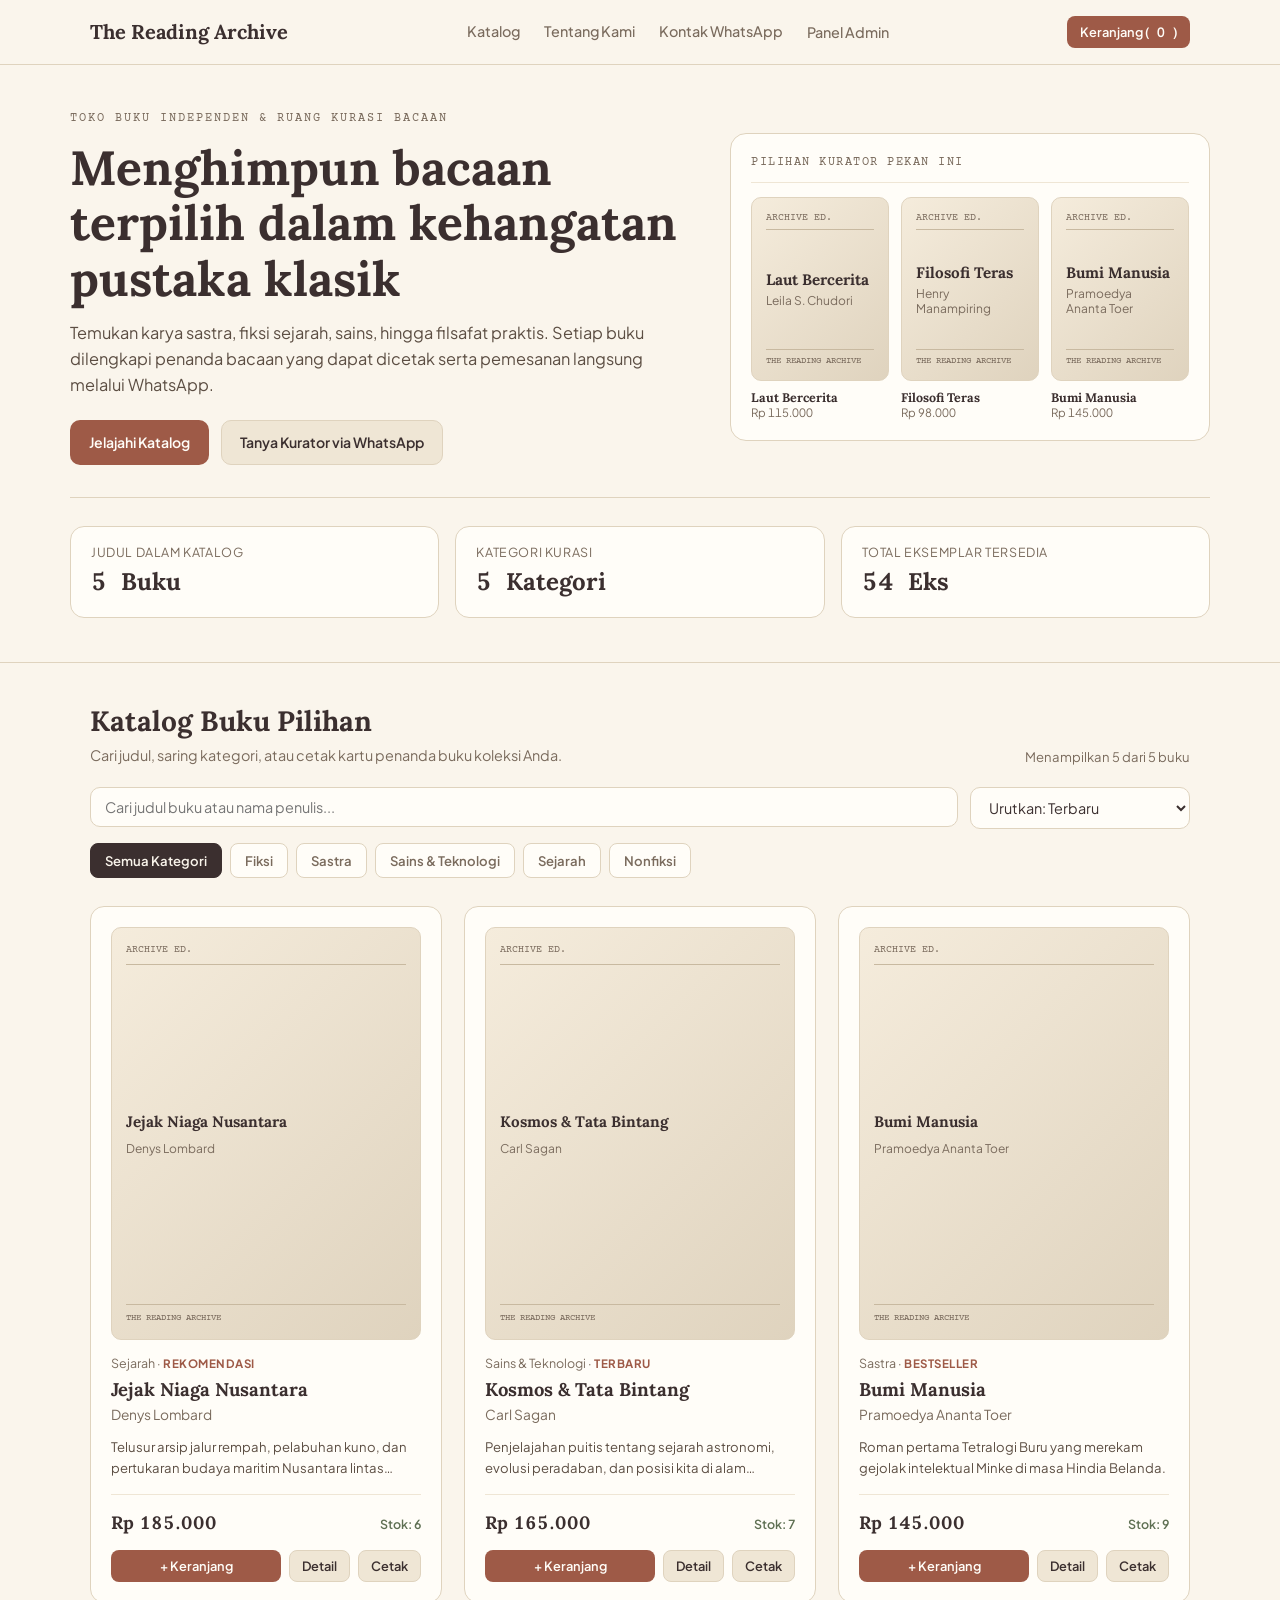
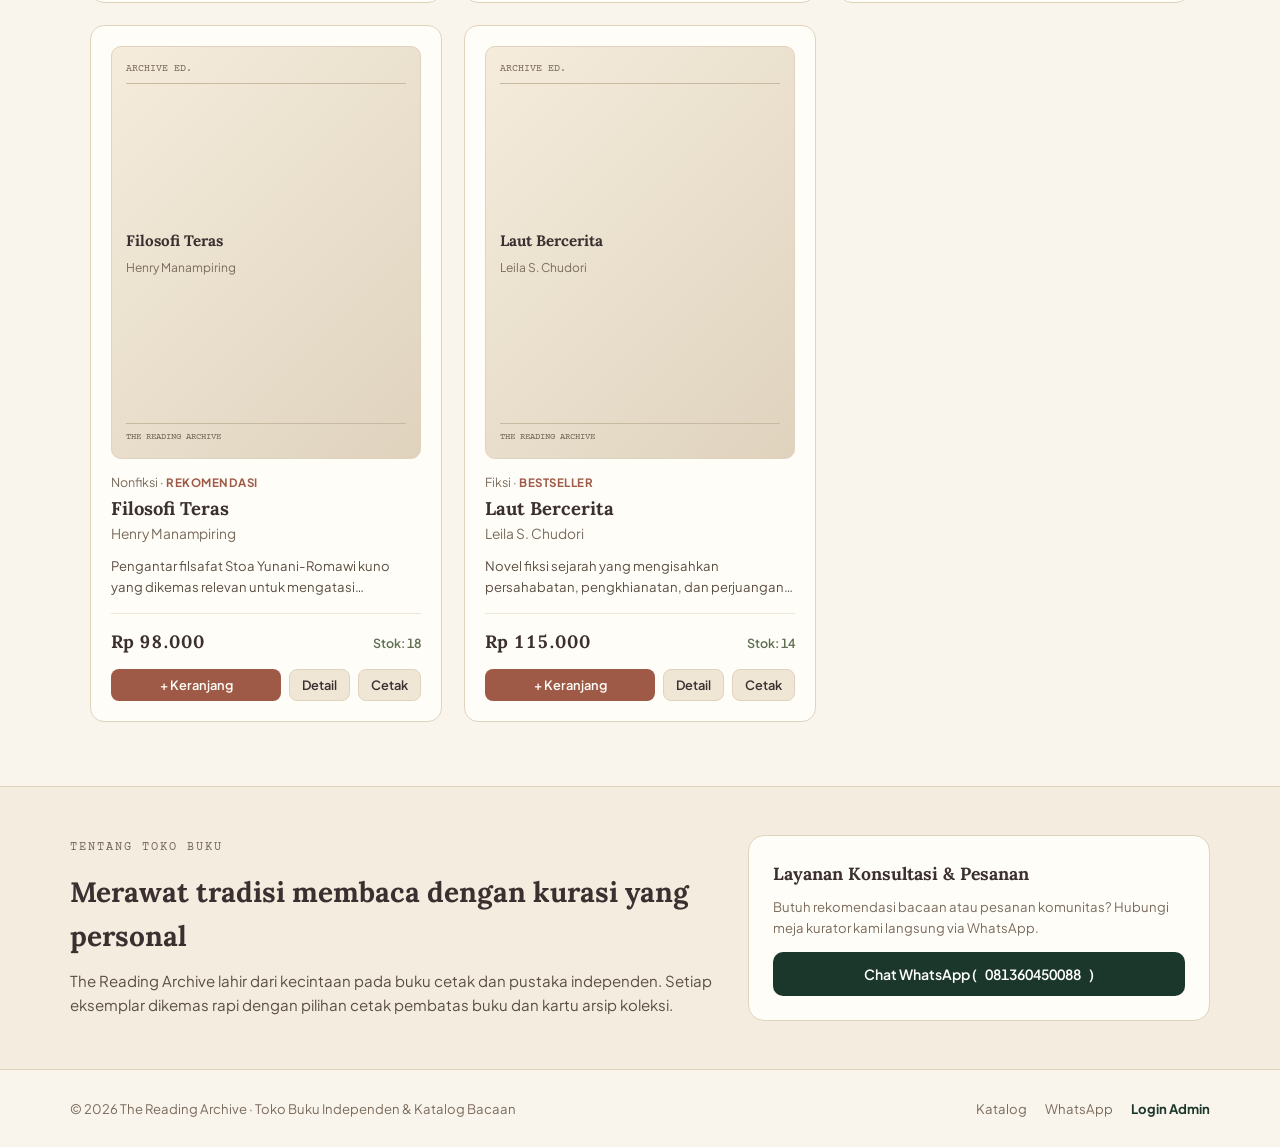
<file: public/the-reading-archive.html>
<!DOCTYPE html>
<html lang="id">
<head>
  <meta charset="UTF-8" />
  <meta name="viewport" content="width=device-width, initial-scale=1.0" />
  <title>The Reading Archive — Toko Buku Independen &amp; Bookstore Management System</title>
  <link rel="preconnect" href="https://fonts.googleapis.com">
  <link rel="preconnect" href="https://fonts.gstatic.com" crossorigin>
  <link href="https://fonts.googleapis.com/css2?family=Courier+Prime:ital,wght@0,400;0,700;1,400&family=Lora:ital,wght@0,500;0,600;0,700;1,400&family=Plus+Jakarta+Sans:wght@400;500;600;700&display=swap" rel="stylesheet">
  <style>
    :root {
      --bg-cream: #FAF5EC;
      --bg-cream-dark: #EFE6D5;
      --surface-ivory: #FFFDF8;
      --border-sand: #DFD3BE;
      --text-espresso: #3B2F2F;
      --text-muted: #7A6B5D;
      --accent-terracotta: #9E5A47;
      --accent-terracotta-hover: #834737;
      --accent-sage: #5E6F52;
      --accent-gold: #C89F5D;
      --admin-forest: #1B362B;
      --admin-forest-hover: #254A3B;
      --admin-mint: #EBF3EE;
      --admin-mint-border: #C8DDD0;
      --shadow-soft: 0 8px 24px rgba(59, 47, 47, 0.06);
      --radius: 14px;
    }

    * { box-sizing: border-box; margin: 0; padding: 0; }

    body {
      font-family: 'Plus Jakarta Sans', -apple-system, BlinkMacSystemFont, sans-serif;
      background-color: var(--bg-cream);
      color: var(--text-espresso);
      line-height: 1.6;
      min-height: 100vh;
    }

    h1, h2, h3, h4, .serif { font-family: 'Lora', Georgia, serif; }
    .mono { font-family: 'Courier Prime', monospace; font-variant-numeric: tabular-nums; }
    .tabular { font-variant-numeric: tabular-nums; }
    .hidden { display: none !important; }

    /* Top Bar (3-Zone Contract) */
    .topbar {
      position: sticky;
      top: 0;
      z-index: 40;
      background: rgba(250, 245, 236, 0.95);
      backdrop-filter: blur(6px);
      border-bottom: 1px solid var(--border-sand);
    }

    .topbar-inner {
      max-width: 1140px;
      margin: 0 auto;
      padding: 0 20px;
      height: 64px;
      display: flex;
      align-items: center;
      justify-content: space-between;
      gap: 24px;
    }

    .brand-link {
      font-family: 'Lora', serif;
      font-size: 1.25rem;
      font-weight: 700;
      color: var(--text-espresso);
      text-decoration: none;
      white-space: nowrap;
      flex-shrink: 0;
    }

    .nav-links {
      display: flex;
      align-items: center;
      gap: 24px;
    }

    .nav-link {
      font-size: 0.9rem;
      font-weight: 500;
      color: var(--text-muted);
      text-decoration: none;
      background: none;
      border: none;
      cursor: pointer;
      font-family: inherit;
      white-space: nowrap;
    }

    .nav-link:hover { color: var(--text-espresso); text-decoration: underline; text-underline-offset: 4px; }

    .topbar-actions { display: flex; align-items: center; gap: 10px; flex-shrink: 0; }

    .mobile-menu-btn {
      display: none;
      padding: 8px 10px;
      border-radius: 8px;
      border: 1px solid var(--border-sand);
      background: var(--surface-ivory);
      color: var(--text-espresso);
      cursor: pointer;
      font-size: 1rem;
    }

    .mobile-nav {
      display: none;
      background: var(--surface-ivory);
      border-top: 1px solid var(--border-sand);
      padding: 12px 20px;
      flex-direction: column;
      gap: 10px;
    }

    .mobile-nav.open { display: flex; }

    /* Buttons */
    .btn {
      display: inline-flex;
      align-items: center;
      justify-content: center;
      gap: 8px;
      padding: 10px 18px;
      border-radius: 10px;
      border: 1px solid transparent;
      font-family: inherit;
      font-size: 0.88rem;
      font-weight: 600;
      cursor: pointer;
      text-decoration: none;
      transition: all 0.18s ease;
      white-space: nowrap;
    }

    .btn-primary { background: var(--accent-terracotta); color: #FFFDF8; }
    .btn-primary:hover { background: var(--accent-terracotta-hover); }
    .btn-secondary { background: var(--bg-cream-dark); color: var(--text-espresso); border-color: var(--border-sand); }
    .btn-secondary:hover { background: #E5D9C3; }
    .btn-forest { background: var(--admin-forest); color: #FFFFFF; }
    .btn-forest:hover { background: var(--admin-forest-hover); }
    .btn-mint { background: var(--admin-mint); color: var(--admin-forest); border-color: var(--admin-mint-border); }
    .btn-mint:hover { background: #DCEBE1; }
    .btn-danger { background: #FFFFFF; color: #A94442; border-color: #E6C7C6; }
    .btn-danger:hover { background: #F9ECEC; }
    .btn-danger-solid { background: #A94442; color: #FFFFFF; }
    .btn-danger-solid:hover { background: #8E3533; }
    .btn-sm { padding: 7px 12px; font-size: 0.8rem; border-radius: 8px; }
    .btn:disabled { opacity: 0.55; cursor: not-allowed; }

    /* Containers */
    .container { max-width: 1140px; margin: 0 auto; padding: 36px 20px 64px; }

    /* Hero */
    .hero {
      border-bottom: 1px solid var(--border-sand);
      padding: 44px 20px;
    }

    .hero-inner {
      max-width: 1140px;
      margin: 0 auto;
    }

    .hero-grid {
      display: grid;
      grid-template-columns: 1.3fr 1fr;
      gap: 36px;
      align-items: center;
    }

    .kicker {
      font-family: 'Courier Prime', monospace;
      font-size: 0.75rem;
      letter-spacing: 2px;
      text-transform: uppercase;
      color: var(--text-muted);
      margin-bottom: 12px;
    }

    .hero h1 {
      font-size: clamp(1.9rem, 4vw, 3rem);
      line-height: 1.15;
      color: var(--text-espresso);
      margin-bottom: 14px;
    }

    .hero p.lead {
      font-size: 1.02rem;
      color: #5C4E43;
      max-width: 600px;
      margin-bottom: 22px;
    }

    .hero-cta { display: flex; flex-wrap: wrap; gap: 12px; }

    .hero-featured {
      background: var(--surface-ivory);
      border: 1px solid var(--border-sand);
      border-radius: 16px;
      padding: 20px;
    }

    .hero-featured-title {
      font-family: 'Courier Prime', monospace;
      font-size: 0.72rem;
      letter-spacing: 1.5px;
      text-transform: uppercase;
      color: var(--text-muted);
      padding-bottom: 10px;
      border-bottom: 1px solid var(--bg-cream-dark);
      margin-bottom: 14px;
    }

    .hero-mini-grid {
      display: grid;
      grid-template-columns: repeat(3, 1fr);
      gap: 12px;
    }

    .hero-mini-item {
      cursor: pointer;
      text-align: left;
      background: none;
      border: none;
      font-family: inherit;
    }

    .stats-row {
      display: grid;
      grid-template-columns: repeat(3, 1fr);
      gap: 16px;
      margin-top: 32px;
      padding-top: 28px;
      border-top: 1px solid var(--border-sand);
    }

    .stat-card {
      background: var(--surface-ivory);
      border: 1px solid var(--border-sand);
      border-radius: var(--radius);
      padding: 16px 20px;
    }

    .stat-card span {
      display: block;
      font-size: 0.78rem;
      color: var(--text-muted);
      text-transform: uppercase;
      letter-spacing: 0.6px;
    }

    .stat-card strong {
      font-family: 'Lora', serif;
      font-size: 1.5rem;
      color: var(--text-espresso);
    }

    /* Controls & Catalog */
    .controls {
      display: flex;
      flex-direction: column;
      gap: 14px;
      margin-bottom: 28px;
    }

    .controls-top {
      display: flex;
      gap: 12px;
      flex-wrap: wrap;
    }

    .search-box { flex: 1; min-width: 220px; }

    input, select, textarea {
      width: 100%;
      padding: 10px 14px;
      border-radius: 10px;
      border: 1px solid var(--border-sand);
      background-color: var(--surface-ivory);
      color: var(--text-espresso);
      font-family: inherit;
      font-size: 0.9rem;
      outline: none;
    }

    input:focus, select:focus, textarea:focus { border-color: var(--accent-terracotta); }

    .sort-box { width: 220px; }

    .filter-tabs { display: flex; flex-wrap: wrap; gap: 8px; }

    .filter-tab {
      padding: 8px 14px;
      border-radius: 8px;
      border: 1px solid var(--border-sand);
      background: var(--surface-ivory);
      color: var(--text-muted);
      font-size: 0.82rem;
      font-weight: 600;
      cursor: pointer;
      font-family: inherit;
    }

    .filter-tab.active {
      background: var(--text-espresso);
      color: var(--bg-cream);
      border-color: var(--text-espresso);
    }

    /* Book Grid */
    .book-grid {
      display: grid;
      grid-template-columns: repeat(auto-fill, minmax(295px, 1fr));
      gap: 22px;
    }

    .book-card {
      background: var(--surface-ivory);
      border: 1px solid var(--border-sand);
      border-radius: var(--radius);
      padding: 20px;
      display: flex;
      flex-direction: column;
      justify-content: space-between;
      transition: transform 0.18s ease;
    }

    .book-card:hover { transform: translateY(-2px); }

    .cover-wrap {
      width: 100%;
      aspect-ratio: 3 / 4;
      border-radius: 10px;
      overflow: hidden;
      background: linear-gradient(135deg, #F5ECDC, #DFD3BE);
      border: 1px solid var(--border-sand);
      margin-bottom: 14px;
      position: relative;
      cursor: pointer;
    }

    .cover-wrap img {
      width: 100%;
      height: 100%;
      object-fit: cover;
      display: block;
    }

    .cover-fallback {
      width: 100%;
      height: 100%;
      padding: 14px;
      display: flex;
      flex-direction: column;
      justify-content: space-between;
      color: var(--text-espresso);
    }

    .book-kicker {
      font-size: 0.78rem;
      color: var(--text-muted);
      margin-bottom: 4px;
    }

    .book-kicker .label-tag {
      color: var(--accent-terracotta);
      font-weight: 700;
      text-transform: uppercase;
      font-size: 0.72rem;
      letter-spacing: 0.5px;
    }

    .book-title {
      font-size: 1.15rem;
      line-height: 1.3;
      color: var(--text-espresso);
      cursor: pointer;
    }

    .book-author {
      font-size: 0.86rem;
      color: var(--text-muted);
      margin-top: 2px;
    }

    .book-desc {
      font-size: 0.82rem;
      color: #5C4E43;
      margin-top: 10px;
      display: -webkit-box;
      -webkit-line-clamp: 2;
      -webkit-box-orient: vertical;
      overflow: hidden;
    }

    .book-footer {
      margin-top: 16px;
      padding-top: 14px;
      border-top: 1px solid var(--bg-cream-dark);
    }

    .book-price-row {
      display: flex;
      justify-content: space-between;
      align-items: baseline;
      margin-bottom: 12px;
    }

    .book-price {
      font-family: 'Lora', serif;
      font-size: 1.12rem;
      font-weight: 700;
    }

    .book-stock { font-size: 0.78rem; font-weight: 600; color: var(--accent-sage); }
    .book-stock.out { color: #A94442; }

    .book-actions { display: flex; gap: 8px; }

    /* About & Footer */
    .about-section {
      background: rgba(239, 230, 213, 0.55);
      border-top: 1px solid var(--border-sand);
      padding: 48px 20px;
    }

    .about-grid {
      max-width: 1140px;
      margin: 0 auto;
      display: grid;
      grid-template-columns: 1.4fr 1fr;
      gap: 32px;
      align-items: center;
    }

    .about-card {
      background: var(--surface-ivory);
      border: 1px solid var(--border-sand);
      border-radius: 16px;
      padding: 24px;
    }

    footer {
      border-top: 1px solid var(--border-sand);
      padding: 28px 20px;
    }

    .footer-inner {
      max-width: 1140px;
      margin: 0 auto;
      display: flex;
      flex-wrap: wrap;
      justify-content: space-between;
      gap: 16px;
      font-size: 0.82rem;
      color: var(--text-muted);
    }

    /* Modals & Drawers */
    .backdrop {
      position: fixed;
      inset: 0;
      background: rgba(45, 34, 28, 0.55);
      backdrop-filter: blur(3px);
      display: none;
      align-items: center;
      justify-content: center;
      padding: 20px;
      z-index: 100;
      overflow-y: auto;
    }

    .backdrop.open { display: flex; }
    .backdrop.drawer-right { justify-content: flex-end; align-items: stretch; padding: 0; }

    .modal {
      background: var(--surface-ivory);
      border: 1px solid var(--border-sand);
      border-radius: 18px;
      width: 100%;
      max-width: 600px;
      padding: 26px;
      max-height: 92vh;
      overflow-y: auto;
      box-shadow: 0 24px 50px rgba(0,0,0,0.2);
    }

    .modal-lg { max-width: 720px; }

    .drawer {
      background: var(--surface-ivory);
      border-left: 1px solid var(--border-sand);
      width: 100%;
      max-width: 440px;
      display: flex;
      flex-direction: column;
      height: 100vh;
    }

    .drawer-header {
      padding: 20px 24px;
      border-bottom: 1px solid var(--border-sand);
      background: var(--bg-cream);
      display: flex;
      justify-content: space-between;
      align-items: center;
    }

    .drawer-body { flex: 1; overflow-y: auto; padding: 20px 24px; }
    .drawer-footer {
      padding: 18px 24px;
      border-top: 1px solid var(--border-sand);
      background: var(--bg-cream);
    }

    .modal-header {
      display: flex;
      justify-content: space-between;
      align-items: center;
      padding-bottom: 14px;
      margin-bottom: 18px;
      border-bottom: 1px solid var(--bg-cream-dark);
    }

    .close-btn {
      background: none;
      border: none;
      font-size: 1.4rem;
      cursor: pointer;
      color: var(--text-muted);
      padding: 4px 8px;
      border-radius: 8px;
    }

    .close-btn:hover { background: var(--bg-cream-dark); color: var(--text-espresso); }

    .form-group { margin-bottom: 14px; }
    .form-grid { display: grid; grid-template-columns: 1fr 1fr; gap: 14px; }
    .form-group.full { grid-column: 1 / -1; }
    label { display: block; font-size: 0.8rem; font-weight: 600; margin-bottom: 6px; }

    .alert-error {
      padding: 10px 14px;
      border-radius: 10px;
      background: #F9ECEC;
      border: 1px solid #E6C7C6;
      color: #8F2D2B;
      font-size: 0.82rem;
      margin-bottom: 14px;
    }

    .alert-success {
      padding: 12px 14px;
      border-radius: 10px;
      background: var(--admin-mint);
      border: 1px solid var(--admin-mint-border);
      color: var(--admin-forest);
      font-size: 0.84rem;
      margin-bottom: 14px;
    }

    /* Admin Login */
    .login-page {
      min-height: 100vh;
      display: flex;
      flex-direction: column;
      justify-content: space-between;
      padding: 28px 20px;
    }

    .login-card {
      max-width: 430px;
      width: 100%;
      margin: 24px auto;
      background: var(--surface-ivory);
      border: 1px solid var(--border-sand);
      border-radius: 18px;
      padding: 32px;
      box-shadow: var(--shadow-soft);
    }

    .pw-wrap { position: relative; }
    .pw-toggle {
      position: absolute;
      right: 10px;
      top: 50%;
      transform: translateY(-50%);
      background: none;
      border: none;
      font-size: 0.78rem;
      font-weight: 600;
      color: var(--text-muted);
      cursor: pointer;
      padding: 4px 8px;
    }

    /* Admin Dashboard (Dark Green, White, Light Green) */
    .admin-layout {
      min-height: 100vh;
      display: flex;
      background: #F6FAF7;
      color: #1E2B24;
    }

    .admin-sidebar {
      width: 260px;
      flex-shrink: 0;
      background: var(--admin-forest);
      color: #FAF5EC;
      padding: 22px 18px;
      display: flex;
      flex-direction: column;
      justify-content: space-between;
      position: sticky;
      top: 0;
      height: 100vh;
    }

    .admin-brand {
      padding-bottom: 18px;
      margin-bottom: 18px;
      border-bottom: 1px solid #2E5242;
    }

    .admin-brand h2 { font-size: 1.2rem; color: #FAF5EC; }
    .admin-brand p { font-size: 0.78rem; color: #B8D0C2; margin-top: 2px; }

    .sidebar-nav { display: flex; flex-direction: column; gap: 6px; }

    .sidebar-btn {
      width: 100%;
      text-align: left;
      padding: 10px 14px;
      border-radius: 10px;
      border: none;
      background: transparent;
      color: #DCEADF;
      font-family: inherit;
      font-size: 0.88rem;
      font-weight: 500;
      cursor: pointer;
      transition: background 0.15s;
    }

    .sidebar-btn:hover { background: var(--admin-forest-hover); color: #FFFFFF; }
    .sidebar-btn.active { background: var(--admin-mint); color: var(--admin-forest); font-weight: 700; }

    .admin-main { flex: 1; min-width: 0; padding: 28px 32px; }
    .admin-container { max-width: 1100px; margin: 0 auto; }

    .admin-mobile-bar {
      display: none;
      background: var(--admin-forest);
      color: #FAF5EC;
      padding: 12px 16px;
      justify-content: space-between;
      align-items: center;
    }

    .admin-mobile-nav {
      display: none;
      background: var(--admin-forest);
      padding: 10px 16px;
      gap: 8px;
      overflow-x: auto;
      border-top: 1px solid #2E5242;
    }

    .admin-kpi-grid {
      display: grid;
      grid-template-columns: repeat(auto-fit, minmax(210px, 1fr));
      gap: 16px;
      margin-bottom: 24px;
    }

    .kpi-card {
      background: #FFFFFF;
      border: 1px solid #D4E2D9;
      border-radius: 14px;
      padding: 18px 20px;
    }

    .kpi-card.highlight {
      background: var(--admin-forest);
      border-color: var(--admin-forest);
      color: #FFFFFF;
    }

    .kpi-label {
      font-size: 0.75rem;
      font-weight: 600;
      text-transform: uppercase;
      letter-spacing: 0.5px;
      color: #5B6B62;
    }

    .kpi-card.highlight .kpi-label { color: #B8D0C2; }

    .kpi-value {
      font-family: 'Lora', serif;
      font-size: 1.75rem;
      font-weight: 700;
      margin-top: 8px;
      color: var(--admin-forest);
    }

    .kpi-card.highlight .kpi-value { color: #FFFFFF; }
    .kpi-sub { font-size: 0.75rem; color: #5B6B62; margin-top: 4px; }
    .kpi-card.highlight .kpi-sub { color: #B8D0C2; }

    .admin-panel {
      background: #FFFFFF;
      border: 1px solid #D4E2D9;
      border-radius: 14px;
      overflow: hidden;
      margin-bottom: 20px;
    }

    .table-scroll { overflow-x: auto; }

    table { width: 100%; border-collapse: collapse; text-align: left; min-width: 640px; }
    thead tr { background: var(--admin-mint); border-bottom: 1px solid #D4E2D9; }
    th {
      padding: 12px 16px;
      font-size: 0.74rem;
      font-weight: 700;
      text-transform: uppercase;
      letter-spacing: 0.5px;
      color: var(--admin-forest);
    }
    td { padding: 12px 16px; font-size: 0.86rem; border-bottom: 1px solid #E7EFEA; }
    tbody tr:hover { background: #F7FBF8; }

    .status-badge {
      display: inline-block;
      padding: 4px 10px;
      border-radius: 8px;
      font-size: 0.75rem;
      font-weight: 600;
      border: 1px solid transparent;
    }
    .st-wait { background: #F3EFE8; color: #5C4E43; border-color: #DFD3BE; }
    .st-proc { background: #F6ECD8; color: #805B1B; border-color: #E4D1A7; }
    .st-ship { background: #E6F0F7; color: #1E4F75; border-color: #C3DCEF; }
    .st-done { background: #E7EFE2; color: #265239; border-color: #C5DEC0; }
    .st-canc { background: #F9ECEC; color: #8F2D2B; border-color: #E6C7C6; }

    /* Printable Styles */
    .preview-stage {
      background: var(--bg-cream-dark);
      border: 1px dashed var(--border-sand);
      border-radius: 12px;
      padding: 24px 16px;
      display: flex;
      justify-content: center;
      overflow-x: auto;
    }

    .printable-bookmark {
      width: 240px;
      min-height: 500px;
      background: #FAF5EC;
      border: 1.5px dashed #8C7A6B;
      padding: 22px 18px;
      display: flex;
      flex-direction: column;
      justify-content: space-between;
      color: #3B2F2F;
    }

    .bookmark-hole {
      width: 14px; height: 14px; border-radius: 50%;
      border: 1.5px solid #8C7A6B; background: #FFFDF8; margin: 0 auto 12px;
    }

    .printable-card {
      width: 480px;
      max-width: 100%;
      background: #FAF5EC;
      border: 2px solid #3B2F2F;
      padding: 22px;
      color: #3B2F2F;
    }

    #print-only-area { display: none; }

    .toast-box {
      position: fixed;
      bottom: 20px;
      right: 20px;
      z-index: 200;
      display: flex;
      flex-direction: column;
      gap: 8px;
      max-width: 360px;
    }

    .toast-item {
      padding: 12px 16px;
      border-radius: 12px;
      font-size: 0.84rem;
      font-weight: 600;
      box-shadow: 0 10px 25px rgba(0,0,0,0.12);
      border: 1px solid var(--admin-mint-border);
      background: #FFFFFF;
      color: var(--admin-forest);
    }

    .toast-item.error { border-color: #E6C7C6; color: #8F2D2B; }

    @media print {
      body { background: #FFFFFF !important; }
      #app-shell { display: none !important; }
      #print-only-area {
        display: flex !important;
        justify-content: center;
        padding: 16px;
      }
      .printable-bookmark, .printable-card {
        -webkit-print-color-adjust: exact;
        print-color-adjust: exact;
      }
    }

    @media (max-width: 860px) {
      .hero-grid, .about-grid, .stats-row { grid-template-columns: 1fr; }
      .nav-links { display: none; }
      .mobile-menu-btn { display: inline-flex; }
      .admin-layout { flex-direction: column; }
      .admin-sidebar { display: none; }
      .admin-mobile-bar { display: flex; }
      .admin-mobile-nav { display: flex; }
      .admin-main { padding: 20px 16px; }
      .form-grid { grid-template-columns: 1fr; }
      .sort-box { width: 100%; }
    }
  </style>
</head>
<body>
  <div id="app-shell">
    <!-- ==================== STOREFRONT VIEW ==================== -->
    <div id="view-storefront">
      <header class="topbar">
        <div class="topbar-inner">
          <a href="#beranda" class="brand-link">The Reading Archive</a>

          <nav class="nav-links" aria-label="Navigasi utama">
            <a href="#katalog" class="nav-link">Katalog</a>
            <a href="#tentang" class="nav-link">Tentang Kami</a>
            <a id="nav-wa-link" href="#" target="_blank" rel="noopener noreferrer" class="nav-link">Kontak WhatsApp</a>
            <button type="button" class="nav-link" onclick="goToAdmin()">Panel Admin</button>
          </nav>

          <div class="topbar-actions">
            <button type="button" class="btn btn-primary btn-sm" onclick="openCartDrawer()">
              Keranjang (<span id="cart-count-badge" class="tabular">0</span>)
            </button>
            <button type="button" class="mobile-menu-btn" onclick="toggleMobileNav()" aria-label="Menu">&#9776;</button>
          </div>
        </div>
        <div id="mobile-nav" class="mobile-nav">
          <a href="#katalog" class="nav-link" onclick="toggleMobileNav(false)">Katalog Buku</a>
          <a href="#tentang" class="nav-link" onclick="toggleMobileNav(false)">Tentang Kami</a>
          <a id="mobile-wa-link" href="#" target="_blank" rel="noopener noreferrer" class="nav-link">Kontak WhatsApp</a>
          <button type="button" class="nav-link" style="text-align:left;font-weight:700;color:var(--admin-forest)" onclick="toggleMobileNav(false); goToAdmin();">Panel Admin</button>
        </div>
      </header>

      <section id="beranda" class="hero">
        <div class="hero-inner">
          <div class="hero-grid">
            <div>
              <p class="kicker">Toko Buku Independen &amp; Ruang Kurasi Bacaan</p>
              <h1>Menghimpun bacaan terpilih dalam kehangatan pustaka klasik</h1>
              <p class="lead">
                Temukan karya sastra, fiksi sejarah, sains, hingga filsafat praktis. Setiap buku dilengkapi penanda bacaan yang dapat dicetak serta pemesanan langsung melalui WhatsApp.
              </p>
              <div class="hero-cta">
                <a href="#katalog" class="btn btn-primary">Jelajahi Katalog</a>
                <a id="hero-wa-link" href="#" target="_blank" rel="noopener noreferrer" class="btn btn-secondary">Tanya Kurator via WhatsApp</a>
              </div>
            </div>

            <div class="hero-featured">
              <div class="hero-featured-title">Pilihan Kurator Pekan Ini</div>
              <div id="hero-featured-grid" class="hero-mini-grid"></div>
            </div>
          </div>

          <div class="stats-row">
            <div class="stat-card">
              <span>Judul dalam Katalog</span>
              <strong id="store-stat-books" class="tabular">0</strong>
            </div>
            <div class="stat-card">
              <span>Kategori Kurasi</span>
              <strong id="store-stat-cats" class="tabular">0</strong>
            </div>
            <div class="stat-card">
              <span>Total Eksemplar Tersedia</span>
              <strong id="store-stat-stock" class="tabular">0</strong>
            </div>
          </div>
        </div>
      </section>

      <main id="katalog" class="container">
        <div style="display:flex;flex-wrap:wrap;justify-content:space-between;align-items:flex-end;gap:12px;margin-bottom:20px;">
          <div>
            <h2 style="font-size:1.75rem;">Katalog Buku Pilihan</h2>
            <p style="font-size:0.9rem;color:var(--text-muted);">Cari judul, saring kategori, atau cetak kartu penanda buku koleksi Anda.</p>
          </div>
          <span id="catalog-count-label" style="font-size:0.82rem;color:var(--text-muted);" class="tabular"></span>
        </div>

        <section class="controls">
          <div class="controls-top">
            <div class="search-box">
              <input type="text" id="store-search" placeholder="Cari judul buku atau nama penulis..." oninput="renderStoreCatalog()">
            </div>
            <div class="sort-box">
              <select id="store-sort" onchange="renderStoreCatalog()">
                <option value="newest">Urutkan: Terbaru</option>
                <option value="price-asc">Harga: Terendah</option>
                <option value="price-desc">Harga: Tertinggi</option>
                <option value="title-asc">Judul: A – Z</option>
              </select>
            </div>
          </div>
          <div id="store-category-tabs" class="filter-tabs"></div>
        </section>

        <section id="store-book-grid" class="book-grid"></section>
      </main>

      <section id="tentang" class="about-section">
        <div class="about-grid">
          <div>
            <p class="kicker">Tentang Toko Buku</p>
            <h2 style="font-size:1.75rem;margin-bottom:10px;">Merawat tradisi membaca dengan kurasi yang personal</h2>
            <p style="font-size:0.94rem;color:#5C4E43;">
              The Reading Archive lahir dari kecintaan pada buku cetak dan pustaka independen. Setiap eksemplar dikemas rapi dengan pilihan cetak pembatas buku dan kartu arsip koleksi.
            </p>
          </div>
          <div class="about-card">
            <h3 style="font-size:1.1rem;margin-bottom:8px;">Layanan Konsultasi &amp; Pesanan</h3>
            <p style="font-size:0.82rem;color:var(--text-muted);margin-bottom:14px;">
              Butuh rekomendasi bacaan atau pesanan komunitas? Hubungi meja kurator kami langsung via WhatsApp.
            </p>
            <a id="about-wa-link" href="#" target="_blank" rel="noopener noreferrer" class="btn btn-forest" style="width:100%;">
              Chat WhatsApp (<span id="about-wa-display" class="tabular">081360450088</span>)
            </a>
          </div>
        </div>
      </section>

      <footer>
        <div class="footer-inner">
          <p>&copy; 2026 The Reading Archive &middot; Toko Buku Independen &amp; Katalog Bacaan</p>
          <div style="display:flex;gap:18px;align-items:center;">
            <a href="#katalog" style="color:inherit;text-decoration:none;">Katalog</a>
            <a id="footer-wa-link" href="#" target="_blank" rel="noopener noreferrer" style="color:inherit;text-decoration:none;">WhatsApp</a>
            <button type="button" onclick="goToAdmin()" style="background:none;border:none;color:var(--admin-forest);font-weight:700;cursor:pointer;font-family:inherit;font-size:inherit;">Login Admin</button>
          </div>
        </div>
      </footer>
    </div>

    <!-- ==================== ADMIN LOGIN VIEW ==================== -->
    <div id="view-admin-login" class="login-page hidden">
      <div style="max-width:430px;width:100%;margin:0 auto;">
        <button type="button" onclick="goToStorefront()" class="nav-link" style="font-weight:600;">&larr; Kembali ke Halaman Pengunjung</button>
      </div>

      <div class="login-card">
        <div style="border-bottom:1px solid var(--bg-cream-dark);padding-bottom:16px;margin-bottom:20px;">
          <h1 style="font-size:1.4rem;">Login Administrator</h1>
          <p style="font-size:0.82rem;color:var(--text-muted);margin-top:4px;">The Reading Archive &mdash; Panel Pengelolaan Toko</p>
        </div>

        <div id="login-error" class="alert-error hidden"></div>

        <form onsubmit="handleAdminLogin(event)">
          <div class="form-group">
            <label for="login-username">Username</label>
            <input type="text" id="login-username" placeholder="Masukkan username admin" autocomplete="username">
          </div>
          <div class="form-group">
            <label for="login-password">Password</label>
            <div class="pw-wrap">
              <input type="password" id="login-password" placeholder="Masukkan password" autocomplete="current-password" style="padding-right:84px;">
              <button type="button" id="pw-toggle-btn" class="pw-toggle" onclick="togglePasswordVisibility()">Tampilkan</button>
            </div>
          </div>
          <button type="submit" class="btn btn-forest" style="width:100%;margin-top:6px;">Masuk ke Dashboard Admin</button>
        </form>

        <p style="font-size:0.76rem;color:var(--text-muted);margin-top:18px;padding-top:14px;border-top:1px solid var(--bg-cream-dark);">
          Kredensial demo: Username <strong>admin</strong> &amp; Password <strong>admin</strong>. Untuk produksi, autentikasi wajib dipindahkan ke backend yang aman.
        </p>
      </div>

      <p style="text-align:center;font-size:0.78rem;color:var(--text-muted);">&copy; 2026 The Reading Archive &middot; Bookstore Management System</p>
    </div>

    <!-- ==================== ADMIN DASHBOARD VIEW ==================== -->
    <div id="view-admin-dashboard" class="admin-layout hidden">
      <div class="admin-mobile-bar">
        <div>
          <strong style="font-family:'Lora',serif;">The Reading Archive</strong>
          <div style="font-size:0.7rem;color:#B8D0C2;">Dashboard Admin</div>
        </div>
        <div style="display:flex;gap:8px;">
          <button type="button" class="btn btn-sm btn-mint" onclick="goToStorefront()">Lihat Toko</button>
          <button type="button" class="btn btn-sm btn-danger" onclick="handleAdminLogout()">Logout</button>
        </div>
      </div>
      <div id="admin-mobile-nav" class="admin-mobile-nav">
        <button type="button" class="btn btn-sm btn-mint" onclick="switchAdminTab('dashboard')">Dashboard</button>
        <button type="button" class="btn btn-sm btn-mint" onclick="switchAdminTab('products')">Produk</button>
        <button type="button" class="btn btn-sm btn-mint" onclick="switchAdminTab('categories')">Kategori</button>
        <button type="button" class="btn btn-sm btn-mint" onclick="switchAdminTab('orders')">Pesanan</button>
        <button type="button" class="btn btn-sm btn-mint" onclick="switchAdminTab('whatsapp')">WhatsApp</button>
      </div>

      <aside class="admin-sidebar">
        <div>
          <div class="admin-brand">
            <h2>The Reading Archive</h2>
            <p>Dashboard Admin UMKM</p>
          </div>
          <nav class="sidebar-nav">
            <button type="button" class="sidebar-btn active" data-tab="dashboard" onclick="switchAdminTab('dashboard')">Dashboard</button>
            <button type="button" class="sidebar-btn" data-tab="products" onclick="switchAdminTab('products')">Kelola Produk</button>
            <button type="button" class="sidebar-btn" data-tab="categories" onclick="switchAdminTab('categories')">Kelola Kategori</button>
            <button type="button" class="sidebar-btn" data-tab="orders" onclick="switchAdminTab('orders')">Kelola Pesanan</button>
            <button type="button" class="sidebar-btn" data-tab="whatsapp" onclick="switchAdminTab('whatsapp')">Pengaturan WhatsApp</button>
          </nav>
        </div>
        <div style="display:flex;flex-direction:column;gap:8px;padding-top:16px;border-top:1px solid #2E5242;">
          <button type="button" class="sidebar-btn" onclick="goToStorefront()">Lihat Halaman Toko</button>
          <button type="button" class="sidebar-btn" style="color:#FAD2D0;" onclick="handleAdminLogout()">Logout</button>
        </div>
      </aside>

      <main class="admin-main">
        <div id="admin-content" class="admin-container"></div>
      </main>
    </div>
  </div>

  <!-- ==================== MODALS & DRAWERS ==================== -->
  <!-- Cart & Checkout Drawer -->
  <div id="cart-backdrop" class="backdrop drawer-right">
    <div class="drawer">
      <div class="drawer-header">
        <div>
          <h2 id="cart-drawer-title" style="font-size:1.15rem;">Keranjang Belanja</h2>
          <p id="cart-drawer-subtitle" style="font-size:0.76rem;color:var(--text-muted);">Periksa buku pilihan Anda</p>
        </div>
        <button type="button" class="close-btn" onclick="closeCartDrawer()">&times;</button>
      </div>
      <div id="cart-drawer-body" class="drawer-body"></div>
      <div id="cart-drawer-footer" class="drawer-footer"></div>
    </div>
  </div>

  <!-- Book Detail Modal -->
  <div id="detail-backdrop" class="backdrop">
    <div class="modal modal-lg" id="detail-modal-content"></div>
  </div>

  <!-- Print Bookmark / Card Modal (Preserved Feature) -->
  <div id="print-backdrop" class="backdrop">
    <div class="modal modal-lg">
      <div class="modal-header">
        <h2>Cetak Penanda Detail Buku</h2>
        <button type="button" class="close-btn" onclick="closePrintModal()">&times;</button>
      </div>
      <div style="display:flex;justify-content:center;gap:10px;margin-bottom:18px;flex-wrap:wrap;">
        <button type="button" id="btn-tpl-bookmark" class="btn btn-sm btn-primary" onclick="switchPrintTemplate('bookmark')">Model Pembatas Buku (Bookmark)</button>
        <button type="button" id="btn-tpl-card" class="btn btn-sm btn-secondary" onclick="switchPrintTemplate('card')">Model Kartu Perpustakaan</button>
      </div>
      <div id="print-preview-stage" class="preview-stage"></div>
      <div style="display:flex;justify-content:flex-end;gap:10px;margin-top:18px;">
        <button type="button" class="btn btn-secondary" onclick="closePrintModal()">Tutup</button>
        <button type="button" class="btn btn-primary" onclick="executePrint()">Cetak Sekarang / Simpan PDF</button>
      </div>
    </div>
  </div>

  <!-- Admin Product Modal -->
  <div id="product-backdrop" class="backdrop">
    <div class="modal modal-lg">
      <div class="modal-header">
        <h2 id="product-modal-title">Tambah Buku Baru</h2>
        <button type="button" class="close-btn" onclick="closeProductModal()">&times;</button>
      </div>
      <div id="product-form-error" class="alert-error hidden"></div>
      <form id="product-form" onsubmit="saveAdminProduct(event)">
        <input type="hidden" id="prod-id">
        <div class="form-grid">
          <div class="form-group full">
            <label for="prod-title">Judul Buku *</label>
            <input type="text" id="prod-title" required placeholder="Contoh: Laut Bercerita">
          </div>
          <div class="form-group">
            <label for="prod-author">Penulis *</label>
            <input type="text" id="prod-author" required placeholder="Contoh: Leila S. Chudori">
          </div>
          <div class="form-group">
            <label for="prod-category">Kategori *</label>
            <select id="prod-category" required></select>
          </div>
          <div class="form-group">
            <label for="prod-price">Harga (Rp) *</label>
            <input type="number" id="prod-price" required min="1" step="1" placeholder="115000">
          </div>
          <div class="form-group">
            <label for="prod-stock">Stok *</label>
            <input type="number" id="prod-stock" required min="0" step="1" placeholder="10">
          </div>
          <div class="form-group">
            <label for="prod-label">Label Produk</label>
            <select id="prod-label">
              <option value="">Tanpa Label</option>
              <option value="Bestseller">Bestseller</option>
              <option value="Terbaru">Terbaru</option>
              <option value="Rekomendasi">Rekomendasi</option>
            </select>
          </div>
          <div class="form-group">
            <label for="prod-pages">Jumlah Halaman</label>
            <input type="number" id="prod-pages" min="1" placeholder="379">
          </div>
          <div class="form-group full">
            <label for="prod-cover-url">URL Gambar Sampul</label>
            <input type="text" id="prod-cover-url" placeholder="https://... (atau unggah file di bawah)">
          </div>
          <div class="form-group full">
            <label for="prod-cover-file">Atau Unggah File Gambar Sampul</label>
            <input type="file" id="prod-cover-file" accept="image/*" onchange="handleCoverUpload(event)">
          </div>
          <div class="form-group full">
            <label for="prod-desc">Deskripsi Buku</label>
            <textarea id="prod-desc" rows="3" placeholder="Sinopsis singkat buku..."></textarea>
          </div>
          <div class="form-group full">
            <label for="prod-quote">Kutipan Pilihan (untuk Penanda Cetak)</label>
            <input type="text" id="prod-quote" placeholder="Kutipan berkesan dari buku...">
          </div>
        </div>
        <div style="display:flex;justify-content:flex-end;gap:10px;margin-top:16px;">
          <button type="button" class="btn btn-secondary" onclick="closeProductModal()">Batal</button>
          <button type="submit" class="btn btn-forest">Simpan Buku</button>
        </div>
      </form>
    </div>
  </div>

  <!-- Generic Confirmation / Detail Modal -->
  <div id="confirm-backdrop" class="backdrop">
    <div class="modal" id="confirm-modal-content"></div>
  </div>

  <div id="print-only-area"></div>
  <div id="toast-box" class="toast-box"></div>

  <script>
    const KEYS = {
      BOOKS: 'tra_books_v1',
      CATEGORIES: 'tra_categories_v1',
      CART: 'tra_cart_v1',
      ORDERS: 'tra_orders_v1',
      SETTINGS: 'tra_settings_v1',
      SESSION: 'tra_admin_session_v1'
    };

    const ORDER_STATUSES = ['Menunggu Konfirmasi', 'Diproses', 'Dikirim', 'Selesai', 'Dibatalkan'];

    const DEFAULT_CATEGORIES = [
      { id: 'cat-fiksi', name: 'Fiksi' },
      { id: 'cat-sastra', name: 'Sastra' },
      { id: 'cat-sains', name: 'Sains & Teknologi' },
      { id: 'cat-sejarah', name: 'Sejarah' },
      { id: 'cat-nonfiksi', name: 'Nonfiksi' }
    ];

    const DEFAULT_BOOKS = [
      {
        id: 'bk-1',
        title: 'Laut Bercerita',
        author: 'Leila S. Chudori',
        category: 'Fiksi',
        price: 115000,
        stock: 14,
        label: 'Bestseller',
        pages: 379,
        coverUrl: '',
        description: 'Novel fiksi sejarah yang mengisahkan persahabatan, pengkhianatan, dan perjuangan keluarga aktivis pada masa kelam 1998.',
        quote: 'Matilah engkau mati, kau akan lahir berkali-kali.',
        createdAt: '2026-10-14T09:00:00.000Z'
      },
      {
        id: 'bk-2',
        title: 'Filosofi Teras',
        author: 'Henry Manampiring',
        category: 'Nonfiksi',
        price: 98000,
        stock: 18,
        label: 'Rekomendasi',
        pages: 320,
        coverUrl: '',
        description: 'Pengantar filsafat Stoa Yunani-Romawi kuno yang dikemas relevan untuk mengatasi kecemasan modern dan hidup lebih tenang.',
        quote: 'Fokus pada hal-hal yang berada di dalam kendali kita sendiri.',
        createdAt: '2026-11-10T10:00:00.000Z'
      },
      {
        id: 'bk-3',
        title: 'Bumi Manusia',
        author: 'Pramoedya Ananta Toer',
        category: 'Sastra',
        price: 145000,
        stock: 9,
        label: 'Bestseller',
        pages: 535,
        coverUrl: '',
        description: 'Roman pertama Tetralogi Buru yang merekam gejolak intelektual Minke di masa Hindia Belanda.',
        quote: 'Seorang terpelajar harus juga berlaku adil sejak dalam pikiran apalagi dalam perbuatan.',
        createdAt: '2026-11-18T11:30:00.000Z'
      },
      {
        id: 'bk-4',
        title: 'Kosmos & Tata Bintang',
        author: 'Carl Sagan',
        category: 'Sains & Teknologi',
        price: 165000,
        stock: 7,
        label: 'Terbaru',
        pages: 412,
        coverUrl: '',
        description: 'Penjelajahan puitis tentang sejarah astronomi, evolusi peradaban, dan posisi kita di alam semesta.',
        quote: 'Di suatu tempat, sesuatu yang luar biasa sedang menunggu untuk diketahui.',
        createdAt: '2026-11-20T14:00:00.000Z'
      },
      {
        id: 'bk-5',
        title: 'Jejak Niaga Nusantara',
        author: 'Denys Lombard',
        category: 'Sejarah',
        price: 185000,
        stock: 6,
        label: 'Rekomendasi',
        pages: 468,
        coverUrl: '',
        description: 'Telusur arsip jalur rempah, pelabuhan kuno, dan pertukaran budaya maritim Nusantara lintas abad.',
        quote: 'Laut bukan pemisah pulau, melainkan jalan raya peradaban maritim.',
        createdAt: '2026-11-22T08:15:00.000Z'
      }
    ];

    const DEFAULT_ORDERS = [
      {
        id: 'ORD-261120-101',
        customerName: 'Nadia Kusuma',
        customerWhatsapp: '081234567890',
        notes: 'Jl. Melati No. 14, Menteng, Jakarta Pusat.',
        items: [
          { bookId: 'bk-1', title: 'Laut Bercerita', author: 'Leila S. Chudori', price: 115000, quantity: 1 },
          { bookId: 'bk-2', title: 'Filosofi Teras', author: 'Henry Manampiring', price: 98000, quantity: 1 }
        ],
        totalPrice: 213000,
        status: 'Selesai',
        createdAt: '2026-11-20T10:15:00.000Z'
      },
      {
        id: 'ORD-261123-102',
        customerName: 'Bagas Pratama',
        customerWhatsapp: '085678901234',
        notes: 'Perumahan Taman Sari Blok C2, Bandung.',
        items: [
          { bookId: 'bk-3', title: 'Bumi Manusia', author: 'Pramoedya Ananta Toer', price: 145000, quantity: 1 }
        ],
        totalPrice: 145000,
        status: 'Menunggu Konfirmasi',
        createdAt: '2026-11-23T15:40:00.000Z'
      }
    ];

    const DEFAULT_SETTINGS = { whatsappNumber: '081360450088', storeName: 'The Reading Archive' };

    function readJson(key, fallback) {
      try {
        const raw = localStorage.getItem(key);
        return raw ? JSON.parse(raw) : fallback;
      } catch (e) {
        return fallback;
      }
    }

    function writeJson(key, val) {
      localStorage.setItem(key, JSON.stringify(val));
    }

    let categories = readJson(KEYS.CATEGORIES, null);
    if (!Array.isArray(categories) || categories.length === 0) {
      categories = DEFAULT_CATEGORIES.slice();
      writeJson(KEYS.CATEGORIES, categories);
    }

    let books = readJson(KEYS.BOOKS, null);
    if (!Array.isArray(books)) {
      books = DEFAULT_BOOKS.slice();
      writeJson(KEYS.BOOKS, books);
    }

    let cart = readJson(KEYS.CART, []);
    if (!Array.isArray(cart)) cart = [];

    let orders = readJson(KEYS.ORDERS, null);
    if (!Array.isArray(orders)) {
      orders = DEFAULT_ORDERS.slice();
      writeJson(KEYS.ORDERS, orders);
    }

    let settings = readJson(KEYS.SETTINGS, null);
    if (!settings || !settings.whatsappNumber) {
      settings = Object.assign({}, DEFAULT_SETTINGS);
      writeJson(KEYS.SETTINGS, settings);
    }

    let selectedCategory = 'Semua';
    let currentAdminTab = 'dashboard';
    let cartStep = 'cart';
    let lastConfirmedOrder = null;
    let printBookId = null;
    let printTemplate = 'bookmark';
    let orderSearch = '';
    let orderStatusFilter = 'Semua';

    function esc(str) {
      if (str === null || str === undefined) return '';
      return String(str)
        .replace(/&/g, '&amp;')
        .replace(/</g, '&lt;')
        .replace(/>/g, '&gt;')
        .replace(/"/g, '&quot;')
        .replace(/'/g, '&#039;');
    }

    function rupiah(num) {
      return new Intl.NumberFormat('id-ID', { style: 'currency', currency: 'IDR', minimumFractionDigits: 0 }).format(Number(num) || 0);
    }

    function formatDate(iso) {
      if (!iso) return '-';
      const d = new Date(iso);
      return Number.isNaN(d.getTime()) ? '-' : d.toLocaleDateString('id-ID', { day: 'numeric', month: 'short', year: 'numeric' });
    }

    function formatDateTime(iso) {
      if (!iso) return '-';
      const d = new Date(iso);
      return Number.isNaN(d.getTime()) ? '-' : d.toLocaleString('id-ID', { day: 'numeric', month: 'short', year: 'numeric', hour: '2-digit', minute: '2-digit' });
    }

    function waFormat(phone) {
      const digits = String(phone || '').replace(/\D/g, '');
      if (!digits) return '6281360450088';
      if (digits.startsWith('0')) return '62' + digits.slice(1);
      if (digits.startsWith('8')) return '62' + digits;
      return digits;
    }

    function waUrl(phone, msg) {
      return 'https://wa.me/' + waFormat(phone) + '?text=' + encodeURIComponent(msg);
    }

    function showToast(msg, isError) {
      const box = document.getElementById('toast-box');
      const el = document.createElement('div');
      el.className = 'toast-item' + (isError ? ' error' : '');
      el.textContent = msg;
      box.appendChild(el);
      setTimeout(() => { if (el.parentNode) el.parentNode.removeChild(el); }, 3500);
    }

    function coverHtml(book) {
      if (book.coverUrl && book.coverUrl.trim()) {
        return '<img src="' + esc(book.coverUrl) + '" alt="' + esc(book.title) + '" referrerpolicy="no-referrer" onerror="this.style.display=\'none\';this.nextElementSibling.style.display=\'flex\';">' +
          '<div class="cover-fallback" style="display:none;"><div class="mono" style="font-size:10px;color:var(--text-muted);border-bottom:1px solid #C8B9A0;padding-bottom:6px;">ARCHIVE ED.</div><div><div class="serif" style="font-weight:700;font-size:0.95rem;">' + esc(book.title) + '</div><div style="font-size:0.75rem;color:var(--text-muted);margin-top:4px;">' + esc(book.author) + '</div></div><div class="mono" style="font-size:9px;color:var(--text-muted);border-top:1px solid #C8B9A0;padding-top:6px;">THE READING ARCHIVE</div></div>';
      }
      return '<div class="cover-fallback"><div class="mono" style="font-size:10px;color:var(--text-muted);border-bottom:1px solid #C8B9A0;padding-bottom:6px;">ARCHIVE ED.</div><div><div class="serif" style="font-weight:700;font-size:0.95rem;">' + esc(book.title) + '</div><div style="font-size:0.75rem;color:var(--text-muted);margin-top:4px;">' + esc(book.author) + '</div></div><div class="mono" style="font-size:9px;color:var(--text-muted);border-top:1px solid #C8B9A0;padding-top:6px;">THE READING ARCHIVE</div></div>';
    }

    // ==================== ROUTING & AUTH ====================
    function isAuthed() {
      return sessionStorage.getItem(KEYS.SESSION) === 'authenticated';
    }

    function showView(viewId) {
      document.getElementById('view-storefront').classList.add('hidden');
      document.getElementById('view-admin-login').classList.add('hidden');
      document.getElementById('view-admin-dashboard').classList.add('hidden');
      document.getElementById(viewId).classList.remove('hidden');
    }

    function goToAdmin() {
      window.location.hash = 'admin';
      if (isAuthed()) {
        showView('view-admin-dashboard');
        renderAdminView();
      } else {
        document.getElementById('login-error').classList.add('hidden');
        showView('view-admin-login');
      }
      window.scrollTo(0, 0);
    }

    function goToStorefront() {
      if (window.location.hash === '#admin') {
        history.replaceState(null, '', window.location.pathname + window.location.search);
      }
      showView('view-storefront');
      renderStorefront();
      window.scrollTo(0, 0);
    }

    function togglePasswordVisibility() {
      const inp = document.getElementById('login-password');
      const btn = document.getElementById('pw-toggle-btn');
      if (inp.type === 'password') {
        inp.type = 'text';
        btn.textContent = 'Sembunyikan';
      } else {
        inp.type = 'password';
        btn.textContent = 'Tampilkan';
      }
    }

    function handleAdminLogin(e) {
      e.preventDefault();
      const user = document.getElementById('login-username').value.trim();
      const pass = document.getElementById('login-password').value;
      const errBox = document.getElementById('login-error');

      if (user === 'admin' && pass === 'admin') {
        sessionStorage.setItem(KEYS.SESSION, 'authenticated');
        errBox.classList.add('hidden');
        document.getElementById('login-username').value = '';
        document.getElementById('login-password').value = '';
        showView('view-admin-dashboard');
        renderAdminView();
        showToast('Berhasil masuk ke Dashboard Admin.');
      } else {
        errBox.textContent = 'Username atau password salah. Gunakan kredensial demo: admin / admin.';
        errBox.classList.remove('hidden');
      }
    }

    function handleAdminLogout() {
      sessionStorage.removeItem(KEYS.SESSION);
      showToast('Anda telah keluar dari sesi administrator.');
      goToStorefront();
    }

    function toggleMobileNav(force) {
      const nav = document.getElementById('mobile-nav');
      if (typeof force === 'boolean') {
        nav.classList.toggle('open', force);
      } else {
        nav.classList.toggle('open');
      }
    }

    // ==================== STOREFRONT RENDER ====================
    function syncWhatsAppLinks() {
      const msg = 'Halo ' + settings.storeName + ', saya ingin bertanya tentang buku di katalog.';
      const href = waUrl(settings.whatsappNumber, msg);
      ['nav-wa-link', 'mobile-wa-link', 'hero-wa-link', 'about-wa-link', 'footer-wa-link'].forEach(id => {
        const el = document.getElementById(id);
        if (el) el.href = href;
      });
      const disp = document.getElementById('about-wa-display');
      if (disp) disp.textContent = settings.whatsappNumber;
    }

    function renderStorefront() {
      syncWhatsAppLinks();
      const totalCart = cart.reduce((s, c) => s + c.quantity, 0);
      document.getElementById('cart-count-badge').textContent = totalCart;

      document.getElementById('store-stat-books').textContent = books.length + ' Buku';
      document.getElementById('store-stat-cats').textContent = categories.length + ' Kategori';
      document.getElementById('store-stat-stock').textContent = books.reduce((s, b) => s + Math.max(0, b.stock), 0) + ' Eks';

      // Featured 3
      document.getElementById('hero-featured-grid').innerHTML = books.slice(0, 3).map(b =>
        '<button type="button" class="hero-mini-item" onclick="openDetailModal(\'' + esc(b.id) + '\')">' +
          '<div class="cover-wrap" style="margin-bottom:8px;">' + coverHtml(b) + '</div>' +
          '<div class="serif" style="font-size:0.78rem;font-weight:700;color:var(--text-espresso);white-space:nowrap;overflow:hidden;text-overflow:ellipsis;">' + esc(b.title) + '</div>' +
          '<div class="tabular" style="font-size:0.72rem;color:var(--text-muted);">' + rupiah(b.price) + '</div>' +
        '</button>'
      ).join('');

      // Category Tabs
      if (selectedCategory !== 'Semua' && !categories.some(c => c.name === selectedCategory)) {
        selectedCategory = 'Semua';
      }
      const tabsEl = document.getElementById('store-category-tabs');
      const tabsHtml = ['<button type="button" class="filter-tab ' + (selectedCategory === 'Semua' ? 'active' : '') + '" onclick="setStoreCategory(\'Semua\')">Semua Kategori</button>']
        .concat(categories.map(c =>
          '<button type="button" class="filter-tab ' + (selectedCategory === c.name ? 'active' : '') + '" onclick="setStoreCategory(\'' + esc(c.name) + '\')">' + esc(c.name) + '</button>'
        ));
      tabsEl.innerHTML = tabsHtml.join('');

      renderStoreCatalog();
    }

    function setStoreCategory(catName) {
      selectedCategory = catName;
      renderStorefront();
    }

    function renderStoreCatalog() {
      const q = (document.getElementById('store-search').value || '').trim().toLowerCase();
      const sort = document.getElementById('store-sort').value;

      let list = books.filter(b => {
        const matchCat = selectedCategory === 'Semua' || b.category === selectedCategory;
        const matchQ = !q || b.title.toLowerCase().includes(q) || b.author.toLowerCase().includes(q) || (b.description || '').toLowerCase().includes(q);
        return matchCat && matchQ;
      });

      if (sort === 'price-asc') list.sort((a, b) => a.price - b.price);
      else if (sort === 'price-desc') list.sort((a, b) => b.price - a.price);
      else if (sort === 'title-asc') list.sort((a, b) => a.title.localeCompare(b.title, 'id'));
      else list.sort((a, b) => new Date(b.createdAt) - new Date(a.createdAt));

      document.getElementById('catalog-count-label').textContent = 'Menampilkan ' + list.length + ' dari ' + books.length + ' buku';
      const grid = document.getElementById('store-book-grid');

      if (list.length === 0) {
        grid.innerHTML = '<div style="grid-column:1/-1;text-align:center;padding:48px 20px;background:var(--surface-ivory);border:1px dashed var(--border-sand);border-radius:16px;"><h3 class="serif">Buku tidak ditemukan</h3><p style="font-size:0.86rem;color:var(--text-muted);margin-top:6px;">Ubah kata kunci pencarian atau pilih kategori lain.</p></div>';
        return;
      }

      grid.innerHTML = list.map(b => {
        const out = b.stock <= 0;
        return '<article class="book-card">' +
          '<div>' +
            '<div class="cover-wrap" onclick="openDetailModal(\'' + esc(b.id) + '\')">' + coverHtml(b) + '</div>' +
            '<div class="book-kicker">' + esc(b.category) + (b.label ? ' &middot; <span class="label-tag">' + esc(b.label) + '</span>' : '') + '</div>' +
            '<h3 class="book-title serif" onclick="openDetailModal(\'' + esc(b.id) + '\')">' + esc(b.title) + '</h3>' +
            '<p class="book-author">' + esc(b.author) + '</p>' +
            (b.description ? '<p class="book-desc">' + esc(b.description) + '</p>' : '') +
          '</div>' +
          '<div class="book-footer">' +
            '<div class="book-price-row">' +
              '<span class="book-price tabular">' + rupiah(b.price) + '</span>' +
              '<span class="book-stock tabular ' + (out ? 'out' : '') + '">' + (out ? 'Stok Habis' : 'Stok: ' + b.stock) + '</span>' +
            '</div>' +
            '<div class="book-actions">' +
              '<button type="button" class="btn btn-primary btn-sm" style="flex:1;" ' + (out ? 'disabled' : '') + ' onclick="addToCart(\'' + esc(b.id) + '\')">' + (out ? 'Stok Habis' : '+ Keranjang') + '</button>' +
              '<button type="button" class="btn btn-secondary btn-sm" onclick="openDetailModal(\'' + esc(b.id) + '\')">Detail</button>' +
              '<button type="button" class="btn btn-secondary btn-sm" title="Cetak Penanda" onclick="openPrintModal(\'' + esc(b.id) + '\')">Cetak</button>' +
            '</div>' +
          '</div>' +
        '</article>';
      }).join('');
    }

    // ==================== CART & CHECKOUT ====================
    function addToCart(bookId) {
      const book = books.find(b => b.id === bookId);
      if (!book || book.stock <= 0) {
        showToast('Stok buku sedang habis.', true);
        return;
      }
      const existing = cart.find(c => c.bookId === bookId);
      if (existing) {
        if (existing.quantity >= book.stock) {
          showToast('Jumlah di keranjang mencapai batas stok.', true);
          return;
        }
        existing.quantity += 1;
      } else {
        cart.push({ bookId: bookId, quantity: 1 });
      }
      writeJson(KEYS.CART, cart);
      renderStorefront();
      showToast('"' + book.title + '" ditambahkan ke keranjang.');
    }

    function updateCartQty(bookId, delta) {
      const book = books.find(b => b.id === bookId);
      cart = cart.map(c => {
        if (c.bookId !== bookId) return c;
        let q = c.quantity + delta;
        if (book && q > book.stock) q = book.stock;
        return { bookId: c.bookId, quantity: q };
      }).filter(c => c.quantity > 0);
      writeJson(KEYS.CART, cart);
      renderStorefront();
      renderCartDrawer();
    }

    function removeFromCart(bookId) {
      cart = cart.filter(c => c.bookId !== bookId);
      writeJson(KEYS.CART, cart);
      renderStorefront();
      renderCartDrawer();
    }

    function openCartDrawer() {
      cartStep = 'cart';
      renderCartDrawer();
      document.getElementById('cart-backdrop').classList.add('open');
    }

    function closeCartDrawer() {
      document.getElementById('cart-backdrop').classList.remove('open');
    }

    function renderCartDrawer() {
      const title = document.getElementById('cart-drawer-title');
      const sub = document.getElementById('cart-drawer-subtitle');
      const body = document.getElementById('cart-drawer-body');
      const foot = document.getElementById('cart-drawer-footer');

      const lines = cart.map(item => {
        const b = books.find(x => x.id === item.bookId);
        return b ? { item: item, book: b } : null;
      }).filter(Boolean);

      const total = lines.reduce((s, l) => s + l.book.price * l.item.quantity, 0);
      const count = lines.reduce((s, l) => s + l.item.quantity, 0);

      if (cartStep === 'cart') {
        title.textContent = 'Keranjang Belanja (' + count + ')';
        sub.textContent = 'Periksa buku pilihan sebelum melanjutkan checkout';
        if (lines.length === 0) {
          body.innerHTML = '<div style="text-align:center;padding:48px 16px;color:var(--text-muted);"><h3 class="serif" style="color:var(--text-espresso);">Keranjang masih kosong</h3><p style="font-size:0.84rem;margin-top:6px;">Pilih buku dari katalog untuk memulai pemesanan.</p></div>';
          foot.innerHTML = '';
          return;
        }
        body.innerHTML = lines.map(l =>
          '<div style="display:flex;gap:12px;padding:12px;border-radius:12px;background:var(--bg-cream);border:1px solid var(--border-sand);margin-bottom:12px;">' +
            '<div class="cover-wrap" style="width:58px;margin-bottom:0;flex-shrink:0;">' + coverHtml(l.book) + '</div>' +
            '<div style="flex:1;min-width:0;">' +
              '<div style="display:flex;justify-content:space-between;gap:8px;">' +
                '<strong class="serif" style="font-size:0.9rem;">' + esc(l.book.title) + '</strong>' +
                '<button type="button" onclick="removeFromCart(\'' + esc(l.book.id) + '\')" style="background:none;border:none;color:#A94442;cursor:pointer;font-size:0.78rem;">Hapus</button>' +
              '</div>' +
              '<div style="font-size:0.76rem;color:var(--text-muted);">' + esc(l.book.author) + '</div>' +
              '<div style="display:flex;justify-content:space-between;align-items:center;margin-top:10px;">' +
                '<div style="display:inline-flex;border:1px solid var(--border-sand);border-radius:8px;background:var(--surface-ivory);">' +
                  '<button type="button" onclick="updateCartQty(\'' + esc(l.book.id) + '\', -1)" style="padding:4px 10px;border:none;background:none;cursor:pointer;font-weight:700;">-</button>' +
                  '<span class="tabular" style="padding:4px 8px;font-size:0.82rem;font-weight:700;">' + l.item.quantity + '</span>' +
                  '<button type="button" onclick="updateCartQty(\'' + esc(l.book.id) + '\', 1)" ' + (l.item.quantity >= l.book.stock ? 'disabled' : '') + ' style="padding:4px 10px;border:none;background:none;cursor:pointer;font-weight:700;">+</button>' +
                '</div>' +
                '<strong class="tabular" style="font-size:0.88rem;">' + rupiah(l.book.price * l.item.quantity) + '</strong>' +
              '</div>' +
            '</div>' +
          '</div>'
        ).join('');
        foot.innerHTML =
          '<div style="display:flex;justify-content:space-between;align-items:baseline;margin-bottom:12px;">' +
            '<span style="font-size:0.86rem;color:var(--text-muted);">Total Belanja</span>' +
            '<strong class="serif tabular" style="font-size:1.25rem;">' + rupiah(total) + '</strong>' +
          '</div>' +
          '<button type="button" class="btn btn-primary" style="width:100%;" onclick="cartStep=\'checkout\';renderCartDrawer();">Lanjut ke Checkout</button>';
      } else if (cartStep === 'checkout') {
        title.textContent = 'Formulir Checkout';
        sub.textContent = 'Pesanan disimpan dulu sebelum membuka WhatsApp';
        body.innerHTML =
          '<div id="checkout-err" class="alert-error hidden"></div>' +
          '<div style="padding:12px;border-radius:12px;background:var(--bg-cream);border:1px solid var(--border-sand);margin-bottom:16px;font-size:0.82rem;">' +
            '<div style="font-weight:700;margin-bottom:6px;">Ringkasan (' + count + ' buku)</div>' +
            lines.map(l => '<div style="display:flex;justify-content:space-between;"><span>' + esc(l.book.title) + ' &times; ' + l.item.quantity + '</span><span class="tabular">' + rupiah(l.book.price * l.item.quantity) + '</span></div>').join('') +
            '<div style="display:flex;justify-content:space-between;font-weight:700;margin-top:8px;padding-top:8px;border-top:1px solid var(--border-sand);"><span>Total</span><span class="tabular">' + rupiah(total) + '</span></div>' +
          '</div>' +
          '<form id="checkout-form" onsubmit="submitCheckout(event)">' +
            '<div class="form-group"><label for="co-name">Nama Pelanggan *</label><input type="text" id="co-name" required placeholder="Contoh: Raka Pratama"></div>' +
            '<div class="form-group"><label for="co-wa">Nomor WhatsApp Pelanggan *</label><input type="tel" id="co-wa" required placeholder="Contoh: 081234567890"></div>' +
            '<div class="form-group"><label for="co-notes">Alamat Pengiriman &amp; Catatan *</label><textarea id="co-notes" rows="3" required placeholder="Alamat lengkap dan catatan pesanan..."></textarea></div>' +
          '</form>';
        foot.innerHTML =
          '<div style="display:flex;gap:10px;">' +
            '<button type="button" class="btn btn-secondary" onclick="cartStep=\'cart\';renderCartDrawer();">Kembali</button>' +
            '<button type="submit" form="checkout-form" class="btn btn-primary" style="flex:1;">Simpan &amp; Lanjut ke WhatsApp</button>' +
          '</div>';
      } else if (cartStep === 'confirmed' && lastConfirmedOrder) {
        title.textContent = 'Pesanan Tercatat';
        sub.textContent = 'Status awal: Menunggu Konfirmasi';
        const itemsText = lastConfirmedOrder.items.map((it, idx) =>
          (idx + 1) + '. ' + it.title + ' (' + it.quantity + 'x @ ' + rupiah(it.price) + ') = ' + rupiah(it.price * it.quantity)
        ).join('\n');
        const msg = 'Halo *' + settings.storeName + '*, saya ingin mengonfirmasi pesanan:\n\n' +
          '*ID Pesanan:* ' + lastConfirmedOrder.id + '\n' +
          '*Nama:* ' + lastConfirmedOrder.customerName + '\n' +
          '*WhatsApp:* ' + lastConfirmedOrder.customerWhatsapp + '\n\n' +
          '*Daftar Buku:*\n' + itemsText + '\n\n' +
          '*Total:* ' + rupiah(lastConfirmedOrder.totalPrice) + '\n' +
          '*Catatan/Alamat:* ' + lastConfirmedOrder.notes;
        const link = waUrl(settings.whatsappNumber, msg);

        body.innerHTML =
          '<div class="alert-success"><strong>Pesanan Berhasil Disimpan!</strong><br>ID Pesanan <span class="mono"><strong>' + esc(lastConfirmedOrder.id) + '</strong></span> telah masuk ke sistem dengan status <strong>Menunggu Konfirmasi</strong>.</div>' +
          '<div style="padding:14px;border-radius:12px;background:var(--bg-cream);border:1px solid var(--border-sand);font-size:0.84rem;">' +
            '<div><strong>Nama:</strong> ' + esc(lastConfirmedOrder.customerName) + '</div>' +
            '<div><strong>WhatsApp:</strong> ' + esc(lastConfirmedOrder.customerWhatsapp) + '</div>' +
            '<div><strong>Total:</strong> <span class="tabular">' + rupiah(lastConfirmedOrder.totalPrice) + '</span></div>' +
            '<div style="margin-top:6px;"><strong>Catatan:</strong> ' + esc(lastConfirmedOrder.notes) + '</div>' +
          '</div>';
        foot.innerHTML =
          '<a id="auto-wa-redirect" href="' + esc(link) + '" target="_blank" rel="noopener noreferrer" class="btn btn-forest" style="width:100%;margin-bottom:8px;">Buka WhatsApp Toko Sekarang</a>' +
          '<button type="button" class="btn btn-secondary" style="width:100%;" onclick="closeCartDrawer()">Selesai</button>';
      }
    }

    function submitCheckout(e) {
      e.preventDefault();
      const err = document.getElementById('checkout-err');
      const name = document.getElementById('co-name').value.trim();
      const wa = document.getElementById('co-wa').value.trim();
      const notes = document.getElementById('co-notes').value.trim();
      const digits = wa.replace(/\D/g, '');

      if (!name || digits.length < 8 || !notes) {
        err.textContent = 'Pastikan nama, nomor WhatsApp valid (min. 8 digit), dan alamat/catatan telah diisi.';
        err.classList.remove('hidden');
        return;
      }

      const orderItems = [];
      for (let i = 0; i < cart.length; i++) {
        const b = books.find(x => x.id === cart[i].bookId);
        if (!b || b.stock < cart[i].quantity) {
          err.textContent = 'Stok salah satu buku di keranjang tidak mencukupi.';
          err.classList.remove('hidden');
          return;
        }
        orderItems.push({ bookId: b.id, title: b.title, author: b.author, price: b.price, quantity: cart[i].quantity });
      }

      const now = new Date();
      const id = 'ORD-' + String(now.getFullYear()).slice(-2) + String(now.getMonth() + 1).padStart(2, '0') + String(now.getDate()).padStart(2, '0') + '-' + Math.floor(100 + Math.random() * 900);
      const total = orderItems.reduce((s, it) => s + it.price * it.quantity, 0);

      const newOrder = {
        id: id,
        customerName: name,
        customerWhatsapp: wa,
        notes: notes,
        items: orderItems,
        totalPrice: total,
        status: 'Menunggu Konfirmasi',
        createdAt: now.toISOString()
      };

      orders.unshift(newOrder);
      writeJson(KEYS.ORDERS, orders);

      books = books.map(b => {
        const ord = orderItems.find(it => it.bookId === b.id);
        return ord ? Object.assign({}, b, { stock: Math.max(0, b.stock - ord.quantity) }) : b;
      });
      writeJson(KEYS.BOOKS, books);

      cart = [];
      writeJson(KEYS.CART, cart);

      lastConfirmedOrder = newOrder;
      cartStep = 'confirmed';
      renderStorefront();
      renderCartDrawer();
      showToast('Pesanan ' + id + ' disimpan.');
      setTimeout(() => {
        const a = document.getElementById('auto-wa-redirect');
        if (a) a.click();
      }, 150);
    }

    // ==================== DETAIL & PRINT BOOKMARK ====================
    function openDetailModal(bookId) {
      const b = books.find(x => x.id === bookId);
      if (!b) return;
      const out = b.stock <= 0;
      document.getElementById('detail-modal-content').innerHTML =
        '<div class="modal-header">' +
          '<div><div style="font-size:0.78rem;color:var(--text-muted);">' + esc(b.category) + (b.label ? ' &middot; ' + esc(b.label) : '') + '</div><h2 style="font-size:1.35rem;">' + esc(b.title) + '</h2><p style="font-size:0.86rem;color:var(--text-muted);">oleh ' + esc(b.author) + '</p></div>' +
          '<button type="button" class="close-btn" onclick="closeDetailModal()">&times;</button>' +
        '</div>' +
        '<div class="form-grid" style="grid-template-columns:180px 1fr;">' +
          '<div class="cover-wrap">' + coverHtml(b) + '</div>' +
          '<div>' +
            '<div style="display:flex;justify-content:space-between;align-items:baseline;padding-bottom:10px;border-bottom:1px solid var(--bg-cream-dark);margin-bottom:12px;">' +
              '<strong class="serif tabular" style="font-size:1.35rem;">' + rupiah(b.price) + '</strong>' +
              '<span class="book-stock tabular ' + (out ? 'out' : '') + '">' + (out ? 'Stok Habis' : 'Tersedia ' + b.stock + ' eks') + '</span>' +
            '</div>' +
            '<p style="font-size:0.88rem;color:#3B2F2F;margin-bottom:12px;">' + esc(b.description || 'Belum ada deskripsi.') + '</p>' +
            (b.quote ? '<div style="padding:10px 12px;background:var(--bg-cream);border:1px solid var(--border-sand);border-radius:10px;font-family:Lora,serif;font-style:italic;font-size:0.86rem;margin-bottom:14px;">"' + esc(b.quote) + '"</div>' : '') +
            '<div style="display:flex;gap:8px;flex-wrap:wrap;">' +
              '<button type="button" class="btn btn-primary" ' + (out ? 'disabled' : '') + ' onclick="addToCart(\'' + esc(b.id) + '\');closeDetailModal();">' + (out ? 'Stok Habis' : '+ Tambah ke Keranjang') + '</button>' +
              '<button type="button" class="btn btn-secondary" onclick="closeDetailModal();openPrintModal(\'' + esc(b.id) + '\');">Cetak Penanda</button>' +
            '</div>' +
          '</div>' +
        '</div>';
      document.getElementById('detail-backdrop').classList.add('open');
    }

    function closeDetailModal() {
      document.getElementById('detail-backdrop').classList.remove('open');
    }

    function generatePrintableHtml(book, tpl) {
      if (tpl === 'bookmark') {
        return '<div class="printable-bookmark">' +
          '<div><div class="bookmark-hole"></div><div style="text-align:center;border-bottom:1px solid #D7C9B3;padding-bottom:10px;margin-bottom:14px;"><span class="mono" style="font-size:0.7rem;letter-spacing:2px;color:#7A6B5D;">CATATAN BACAAN</span></div>' +
          '<h2 class="serif" style="text-align:center;font-size:1.2rem;margin-bottom:6px;">' + esc(book.title) + '</h2>' +
          '<p style="text-align:center;font-size:0.84rem;color:#7A6B5D;margin-bottom:14px;">oleh ' + esc(book.author) + '</p>' +
          (book.quote ? '<div class="serif" style="font-style:italic;font-size:0.82rem;text-align:center;padding:10px;border-top:1px dashed #D7C9B3;border-bottom:1px dashed #D7C9B3;margin-bottom:14px;">"' + esc(book.quote) + '"</div>' : '') +
          '</div><div><div class="mono" style="font-size:0.72rem;color:#5C4E43;line-height:1.7;">' +
            '<div><strong>Kategori:</strong> ' + esc(book.category) + '</div>' +
            '<div><strong>Harga   :</strong> ' + rupiah(book.price) + '</div>' +
            '<div><strong>Hal     :</strong> ' + (book.pages ? esc(book.pages) + ' hlm' : '-') + '</div>' +
          '</div><div class="mono" style="text-align:center;font-size:0.65rem;color:#8C7A6B;margin-top:14px;padding-top:10px;border-top:1px solid #D7C9B3;">THE READING ARCHIVE</div></div></div>';
      }
      return '<div class="printable-card">' +
        '<div style="display:flex;justify-content:space-between;align-items:flex-end;border-bottom:2px solid #3B2F2F;padding-bottom:8px;margin-bottom:14px;"><h3 class="mono" style="font-size:0.95rem;letter-spacing:1.5px;">KARTU ARSIP BUKU</h3><span class="mono" style="font-size:0.76rem;color:#7A6B5D;">NO: ' + esc(book.id.toUpperCase()) + '</span></div>' +
        '<div style="display:grid;grid-template-columns:120px 1fr;border-bottom:1px solid #D7C9B3;padding:6px 0;font-size:0.86rem;"><span class="mono" style="font-weight:700;color:#7A6B5D;">JUDUL</span><strong class="serif">' + esc(book.title) + '</strong></div>' +
        '<div style="display:grid;grid-template-columns:120px 1fr;border-bottom:1px solid #D7C9B3;padding:6px 0;font-size:0.86rem;"><span class="mono" style="font-weight:700;color:#7A6B5D;">PENULIS</span><span class="serif">' + esc(book.author) + '</span></div>' +
        '<div style="display:grid;grid-template-columns:120px 1fr;border-bottom:1px solid #D7C9B3;padding:6px 0;font-size:0.86rem;"><span class="mono" style="font-weight:700;color:#7A6B5D;">KATEGORI</span><span class="serif">' + esc(book.category) + ' &middot; ' + (book.pages ? esc(book.pages) + ' hlm' : '-') + '</span></div>' +
        '<div style="display:grid;grid-template-columns:120px 1fr;border-bottom:1px solid #D7C9B3;padding:6px 0;font-size:0.86rem;"><span class="mono" style="font-weight:700;color:#7A6B5D;">HARGA</span><span class="serif tabular">' + rupiah(book.price) + '</span></div>' +
        (book.quote ? '<div class="serif" style="margin-top:12px;padding:10px;background:#FFFDF8;border:1px dashed #B8A992;font-style:italic;font-size:0.84rem;">"' + esc(book.quote) + '"</div>' : '') +
        '<div class="mono" style="margin-top:16px;display:flex;justify-content:space-between;font-size:0.74rem;color:#7A6B5D;"><span>The Reading Archive</span><span>Paraf: __________</span></div>' +
      '</div>';
    }

    function openPrintModal(bookId) {
      printBookId = bookId;
      switchPrintTemplate(printTemplate);
      document.getElementById('print-backdrop').classList.add('open');
    }

    function closePrintModal() {
      document.getElementById('print-backdrop').classList.remove('open');
    }

    function switchPrintTemplate(tpl) {
      printTemplate = tpl;
      document.getElementById('btn-tpl-bookmark').className = tpl === 'bookmark' ? 'btn btn-sm btn-primary' : 'btn btn-sm btn-secondary';
      document.getElementById('btn-tpl-card').className = tpl === 'card' ? 'btn btn-sm btn-primary' : 'btn btn-sm btn-secondary';
      const b = books.find(x => x.id === printBookId);
      if (b) document.getElementById('print-preview-stage').innerHTML = generatePrintableHtml(b, tpl);
    }

    function executePrint() {
      const b = books.find(x => x.id === printBookId);
      if (!b) return;
      document.getElementById('print-only-area').innerHTML = generatePrintableHtml(b, printTemplate);
      window.print();
    }

    // ==================== ADMIN DASHBOARD ====================
    function switchAdminTab(tab) {
      currentAdminTab = tab;
      document.querySelectorAll('.sidebar-btn[data-tab]').forEach(btn => {
        btn.classList.toggle('active', btn.getAttribute('data-tab') === tab);
      });
      renderAdminView();
    }

    function statusClass(st) {
      if (st === 'Selesai') return 'st-done';
      if (st === 'Dikirim') return 'st-ship';
      if (st === 'Diproses') return 'st-proc';
      if (st === 'Dibatalkan') return 'st-canc';
      return 'st-wait';
    }

    function renderAdminView() {
      if (!isAuthed()) { goToAdmin(); return; }
      const container = document.getElementById('admin-content');
      const revenue = orders.filter(o => o.status === 'Selesai').reduce((s, o) => s + o.totalPrice, 0);

      if (currentAdminTab === 'dashboard') {
        const recent = orders.slice().sort((a, b) => new Date(b.createdAt) - new Date(a.createdAt)).slice(0, 5);
        container.innerHTML =
          '<h2 style="font-size:1.7rem;color:var(--admin-forest);margin-bottom:4px;">Dashboard Ringkasan</h2>' +
          '<p style="font-size:0.88rem;color:#5B6B62;margin-bottom:22px;">Statistik toko buku dan pendapatan bersih dari pesanan berstatus Selesai.</p>' +
          '<div class="admin-kpi-grid">' +
            '<div class="kpi-card"><div class="kpi-label">Total Produk</div><div class="kpi-value tabular">' + books.length + '</div><div class="kpi-sub">Judul dalam katalog</div></div>' +
            '<div class="kpi-card"><div class="kpi-label">Total Kategori</div><div class="kpi-value tabular">' + categories.length + '</div><div class="kpi-sub">Kategori aktif</div></div>' +
            '<div class="kpi-card"><div class="kpi-label">Total Pesanan</div><div class="kpi-value tabular">' + orders.length + '</div><div class="kpi-sub">' + orders.filter(o => o.status === 'Menunggu Konfirmasi').length + ' menunggu konfirmasi</div></div>' +
            '<div class="kpi-card highlight"><div class="kpi-label">Total Pendapatan</div><div class="kpi-value tabular">' + rupiah(revenue) + '</div><div class="kpi-sub">Hanya dari pesanan Selesai</div></div>' +
          '</div>' +
          '<div class="admin-panel">' +
            '<div style="padding:14px 18px;border-bottom:1px solid #E7EFEA;display:flex;justify-content:space-between;align-items:center;"><h3 style="font-size:1.05rem;color:var(--admin-forest);">Pesanan Terbaru</h3><button type="button" class="btn btn-sm btn-mint" onclick="switchAdminTab(\'orders\')">Kelola Semua</button></div>' +
            '<div class="table-scroll"><table><thead><tr><th>ID</th><th>Pelanggan</th><th>Total</th><th>Status</th></tr></thead><tbody>' +
            (recent.length === 0 ? '<tr><td colspan="4" style="text-align:center;color:#5B6B62;">Belum ada pesanan.</td></tr>' : recent.map(o =>
              '<tr><td class="mono" style="font-weight:700;">' + esc(o.id) + '</td><td><strong>' + esc(o.customerName) + '</strong><div style="font-size:0.75rem;color:#5B6B62;">' + formatDateTime(o.createdAt) + '</div></td><td class="tabular"><strong>' + rupiah(o.totalPrice) + '</strong></td><td><span class="status-badge ' + statusClass(o.status) + '">' + esc(o.status) + '</span></td></tr>'
            ).join('')) +
            '</tbody></table></div>' +
          '</div>' +
          '<div class="admin-panel" style="padding:18px;">' +
            '<h3 style="font-size:1.05rem;color:var(--admin-forest);margin-bottom:12px;">Ringkasan Katalog per Kategori</h3>' +
            '<div style="display:grid;grid-template-columns:repeat(auto-fill,minmax(200px,1fr));gap:10px;">' +
            categories.map(c => {
              const cnt = books.filter(b => b.category === c.name).length;
              return '<div style="padding:12px;border-radius:10px;background:#F8FBF9;border:1px solid #E7EFEA;display:flex;justify-content:space-between;align-items:center;"><strong>' + esc(c.name) + '</strong><span class="tabular" style="color:var(--admin-forest);font-weight:700;">' + cnt + ' buku</span></div>';
            }).join('') +
            '</div>' +
          '</div>';
      } else if (currentAdminTab === 'products') {
        container.innerHTML =
          '<div style="display:flex;justify-content:space-between;align-items:center;gap:12px;flex-wrap:wrap;margin-bottom:18px;">' +
            '<div><h2 style="font-size:1.7rem;color:var(--admin-forest);">Kelola Produk</h2><p style="font-size:0.86rem;color:#5B6B62;">Perubahan buku langsung diperbarui di katalog utama.</p></div>' +
            '<button type="button" class="btn btn-forest" onclick="openProductModal()">+ Tambah Buku Baru</button>' +
          '</div>' +
          '<div class="admin-panel"><div class="table-scroll"><table><thead><tr><th>Judul &amp; Penulis</th><th>Kategori</th><th>Label</th><th>Harga</th><th>Stok</th><th>Aksi</th></tr></thead><tbody>' +
          books.map(b =>
            '<tr><td><strong class="serif">' + esc(b.title) + '</strong><div style="font-size:0.76rem;color:#5B6B62;">' + esc(b.author) + '</div></td><td>' + esc(b.category) + '</td><td>' + esc(b.label || '-') + '</td><td class="tabular"><strong>' + rupiah(b.price) + '</strong></td><td class="tabular">' + b.stock + '</td><td><div style="display:flex;gap:6px;"><button type="button" class="btn btn-sm btn-mint" onclick="openProductModal(\'' + esc(b.id) + '\')">Edit</button><button type="button" class="btn btn-sm btn-danger" onclick="confirmDeleteBook(\'' + esc(b.id) + '\')">Hapus</button></div></td></tr>'
          ).join('') +
          '</tbody></table></div></div>';
      } else if (currentAdminTab === 'categories') {
        container.innerHTML =
          '<h2 style="font-size:1.7rem;color:var(--admin-forest);margin-bottom:4px;">Kelola Kategori</h2>' +
          '<p style="font-size:0.86rem;color:#5B6B62;margin-bottom:18px;">Kategori di sini otomatis memperbarui filter halaman utama.</p>' +
          '<form onsubmit="addAdminCategory(event)" style="background:#FFF;border:1px solid #D4E2D9;border-radius:14px;padding:16px;display:flex;gap:10px;flex-wrap:wrap;margin-bottom:18px;">' +
            '<input type="text" id="new-cat-name" required placeholder="Nama kategori baru..." style="flex:1;min-width:200px;">' +
            '<button type="submit" class="btn btn-forest">+ Tambah Kategori</button>' +
          '</form>' +
          '<div class="admin-panel"><div class="table-scroll"><table><thead><tr><th>Nama Kategori</th><th>Jumlah Buku</th><th>Aksi</th></tr></thead><tbody>' +
          categories.map(c => {
            const cnt = books.filter(b => b.category === c.name).length;
            return '<tr><td><strong>' + esc(c.name) + '</strong></td><td class="tabular">' + cnt + ' buku</td><td><div style="display:flex;gap:6px;"><button type="button" class="btn btn-sm btn-mint" onclick="openEditCategoryModal(\'' + esc(c.id) + '\')">Edit</button><button type="button" class="btn btn-sm btn-danger" onclick="openDeleteCategoryModal(\'' + esc(c.id) + '\')">Hapus</button></div></td></tr>';
          }).join('') +
          '</tbody></table></div></div>';
      } else if (currentAdminTab === 'orders') {
        const q = orderSearch.trim().toLowerCase();
        const filtered = orders.slice().sort((a, b) => new Date(b.createdAt) - new Date(a.createdAt)).filter(o => {
          const mSt = orderStatusFilter === 'Semua' || o.status === orderStatusFilter;
          const mQ = !q || o.id.toLowerCase().includes(q) || o.customerName.toLowerCase().includes(q) || o.customerWhatsapp.toLowerCase().includes(q);
          return mSt && mQ;
        });
        container.innerHTML =
          '<h2 style="font-size:1.7rem;color:var(--admin-forest);margin-bottom:4px;">Kelola Pesanan</h2>' +
          '<p style="font-size:0.86rem;color:#5B6B62;margin-bottom:18px;">Pendapatan hanya dihitung dari pesanan berstatus Selesai.</p>' +
          '<div style="background:#FFF;border:1px solid #D4E2D9;border-radius:14px;padding:14px;display:flex;gap:10px;flex-wrap:wrap;margin-bottom:18px;">' +
            '<input type="text" value="' + esc(orderSearch) + '" placeholder="Cari ID, nama, atau WhatsApp..." oninput="orderSearch=this.value;renderAdminView();" style="flex:1;min-width:200px;">' +
            '<select onchange="orderStatusFilter=this.value;renderAdminView();" style="width:220px;">' +
              '<option value="Semua"' + (orderStatusFilter === 'Semua' ? ' selected' : '') + '>Semua Status</option>' +
              ORDER_STATUSES.map(st => '<option value="' + esc(st) + '"' + (orderStatusFilter === st ? ' selected' : '') + '>' + esc(st) + '</option>').join('') +
            '</select>' +
          '</div>' +
          '<div class="admin-panel"><div class="table-scroll"><table><thead><tr><th>ID</th><th>Pelanggan</th><th>Daftar Buku</th><th>Total</th><th>Tanggal</th><th>Status</th><th>Aksi</th></tr></thead><tbody>' +
          (filtered.length === 0 ? '<tr><td colspan="7" style="text-align:center;color:#5B6B62;">Tidak ada pesanan.</td></tr>' : filtered.map(o =>
            '<tr><td class="mono" style="font-weight:700;">' + esc(o.id) + '</td><td><strong>' + esc(o.customerName) + '</strong><div style="font-size:0.75rem;color:#5B6B62;">' + esc(o.customerWhatsapp) + '</div></td><td style="font-size:0.78rem;">' + esc(o.items.map(it => it.title + ' (' + it.quantity + 'x)').join(', ')) + '</td><td class="tabular"><strong>' + rupiah(o.totalPrice) + '</strong></td><td class="tabular" style="font-size:0.76rem;">' + formatDateTime(o.createdAt) + '</td>' +
            '<td><select class="status-badge ' + statusClass(o.status) + '" onchange="updateOrderStatus(\'' + esc(o.id) + '\', this.value)" style="width:auto;padding:5px 8px;">' +
              ORDER_STATUSES.map(st => '<option value="' + esc(st) + '"' + (o.status === st ? ' selected' : '') + ' style="background:#fff;color:#1E2B24;">' + esc(st) + '</option>').join('') +
            '</select></td>' +
            '<td><div style="display:flex;gap:6px;"><button type="button" class="btn btn-sm btn-mint" onclick="openOrderDetailModal(\'' + esc(o.id) + '\')">Detail</button><button type="button" class="btn btn-sm btn-danger" onclick="confirmDeleteOrder(\'' + esc(o.id) + '\')">Hapus</button></div></td></tr>'
          ).join('')) +
          '</tbody></table></div></div>';
      } else if (currentAdminTab === 'whatsapp') {
        const activeLink = waUrl(settings.whatsappNumber, 'Halo ' + settings.storeName + ', ini uji tautan WhatsApp toko.');
        container.innerHTML =
          '<h2 style="font-size:1.7rem;color:var(--admin-forest);margin-bottom:4px;">Pengaturan WhatsApp</h2>' +
          '<p style="font-size:0.86rem;color:#5B6B62;margin-bottom:18px;">Nomor ini digunakan untuk seluruh tombol kontak toko dan checkout pelanggan.</p>' +
          '<div style="background:var(--admin-mint);border:1px solid var(--admin-mint-border);border-radius:14px;padding:18px;margin-bottom:18px;display:flex;justify-content:space-between;align-items:center;flex-wrap:wrap;gap:12px;">' +
            '<div><div style="font-size:0.74rem;font-weight:700;text-transform:uppercase;color:#265239;">Nomor Aktif Saat Ini</div><div class="serif tabular" style="font-size:1.5rem;font-weight:700;color:var(--admin-forest);">' + esc(settings.whatsappNumber) + '</div><div class="mono" style="font-size:0.78rem;color:#426652;">Format tautan: https://wa.me/' + waFormat(settings.whatsappNumber) + '</div></div>' +
            '<a href="' + esc(activeLink) + '" target="_blank" rel="noopener noreferrer" class="btn btn-forest btn-sm">Uji Tautan WhatsApp</a>' +
          '</div>' +
          '<form onsubmit="saveWhatsAppSettings(event)" style="background:#FFF;border:1px solid #D4E2D9;border-radius:14px;padding:20px;max-width:540px;">' +
            '<div class="form-group"><label for="wa-setting-input">Ubah Nomor WhatsApp Toko *</label><input type="tel" id="wa-setting-input" required value="' + esc(settings.whatsappNumber) + '" placeholder="081360450088"></div>' +
            '<button type="submit" class="btn btn-forest">Simpan Perubahan</button>' +
          '</form>';
      }
    }

    // ==================== ADMIN PRODUCT CRUD ====================
    function openProductModal(bookId) {
      const catSelect = document.getElementById('prod-category');
      catSelect.innerHTML = '<option value="">-- Pilih Kategori --</option>' + categories.map(c => '<option value="' + esc(c.name) + '">' + esc(c.name) + '</option>').join('');
      document.getElementById('product-form-error').classList.add('hidden');
      document.getElementById('prod-cover-file').value = '';

      if (bookId) {
        const b = books.find(x => x.id === bookId);
        if (!b) return;
        document.getElementById('product-modal-title').textContent = 'Edit Buku';
        document.getElementById('prod-id').value = b.id;
        document.getElementById('prod-title').value = b.title;
        document.getElementById('prod-author').value = b.author;
        document.getElementById('prod-category').value = b.category;
        document.getElementById('prod-price').value = b.price;
        document.getElementById('prod-stock').value = b.stock;
        document.getElementById('prod-label').value = b.label || '';
        document.getElementById('prod-pages').value = b.pages || '';
        document.getElementById('prod-cover-url').value = b.coverUrl || '';
        document.getElementById('prod-desc').value = b.description || '';
        document.getElementById('prod-quote').value = b.quote || '';
      } else {
        document.getElementById('product-modal-title').textContent = 'Tambah Buku Baru';
        document.getElementById('product-form').reset();
        document.getElementById('prod-id').value = '';
        if (categories[0]) catSelect.value = categories[0].name;
      }
      document.getElementById('product-backdrop').classList.add('open');
    }

    function closeProductModal() {
      document.getElementById('product-backdrop').classList.remove('open');
    }

    function handleCoverUpload(e) {
      const file = e.target.files && e.target.files[0];
      if (!file) return;
      const reader = new FileReader();
      reader.onload = function(ev) {
        const img = new Image();
        img.onload = function() {
          const maxW = 420;
          const scale = img.width > maxW ? maxW / img.width : 1;
          const canvas = document.createElement('canvas');
          canvas.width = Math.round(img.width * scale);
          canvas.height = Math.round(img.height * scale);
          canvas.getContext('2d').drawImage(img, 0, 0, canvas.width, canvas.height);
          document.getElementById('prod-cover-url').value = canvas.toDataURL('image/jpeg', 0.8);
        };
        img.src = ev.target.result;
      };
      reader.readAsDataURL(file);
    }

    function saveAdminProduct(e) {
      e.preventDefault();
      const err = document.getElementById('product-form-error');
      const id = document.getElementById('prod-id').value;
      const title = document.getElementById('prod-title').value.trim();
      const author = document.getElementById('prod-author').value.trim();
      const category = document.getElementById('prod-category').value.trim();
      const price = Number(document.getElementById('prod-price').value);
      const stock = Number(document.getElementById('prod-stock').value);
      const pages = Number(document.getElementById('prod-pages').value) || undefined;

      if (!title || !author || !category || !Number.isFinite(price) || price <= 0 || !Number.isInteger(stock) || stock < 0) {
        err.textContent = 'Periksa kembali: Judul, Penulis, Kategori wajib diisi; Harga > 0; Stok bilangan bulat >= 0.';
        err.classList.remove('hidden');
        return;
      }

      const existing = id ? books.find(b => b.id === id) : null;
      const data = {
        id: id || ('bk-' + Date.now()),
        title: title,
        author: author,
        category: category,
        price: Math.round(price),
        stock: stock,
        label: document.getElementById('prod-label').value,
        pages: pages,
        coverUrl: document.getElementById('prod-cover-url').value.trim(),
        description: document.getElementById('prod-desc').value.trim(),
        quote: document.getElementById('prod-quote').value.trim(),
        createdAt: existing ? existing.createdAt : new Date().toISOString()
      };

      if (id) books = books.map(b => b.id === id ? data : b);
      else books.unshift(data);

      writeJson(KEYS.BOOKS, books);
      closeProductModal();
      renderAdminView();
      showToast(id ? 'Buku berhasil diperbarui.' : 'Buku baru ditambahkan.');
    }

    function confirmDeleteBook(bookId) {
      const b = books.find(x => x.id === bookId);
      if (!b) return;
      openConfirmModal(
        'Hapus Buku?',
        '<p style="font-size:0.88rem;color:#5B6B62;margin-bottom:16px;">Yakin ingin menghapus <strong>"' + esc(b.title) + '"</strong> dari katalog?</p>' +
        '<div style="display:flex;justify-content:flex-end;gap:8px;"><button type="button" class="btn btn-secondary btn-sm" onclick="closeConfirmModal()">Batal</button><button type="button" class="btn btn-danger-solid btn-sm" onclick="deleteBook(\'' + esc(b.id) + '\')">Ya, Hapus</button></div>'
      );
    }

    function deleteBook(bookId) {
      books = books.filter(b => b.id !== bookId);
      cart = cart.filter(c => c.bookId !== bookId);
      writeJson(KEYS.BOOKS, books);
      writeJson(KEYS.CART, cart);
      closeConfirmModal();
      renderAdminView();
      showToast('Buku berhasil dihapus.');
    }

    // ==================== ADMIN CATEGORIES ====================
    function addAdminCategory(e) {
      e.preventDefault();
      const inp = document.getElementById('new-cat-name');
      const name = inp.value.trim();
      if (!name) return;
      if (categories.some(c => c.name.toLowerCase() === name.toLowerCase())) {
        showToast('Kategori tersebut sudah ada.', true);
        return;
      }
      categories.push({ id: 'cat-' + Date.now(), name: name });
      writeJson(KEYS.CATEGORIES, categories);
      inp.value = '';
      renderAdminView();
      showToast('Kategori "' + name + '" ditambahkan.');
    }

    function openEditCategoryModal(catId) {
      const cat = categories.find(c => c.id === catId);
      if (!cat) return;
      openConfirmModal(
        'Edit Kategori',
        '<form onsubmit="saveEditCategory(event, \'' + esc(cat.id) + '\')"><div class="form-group"><label>Nama Kategori</label><input type="text" id="edit-cat-inp" required value="' + esc(cat.name) + '"></div><div style="display:flex;justify-content:flex-end;gap:8px;"><button type="button" class="btn btn-secondary btn-sm" onclick="closeConfirmModal()">Batal</button><button type="submit" class="btn btn-forest btn-sm">Simpan</button></div></form>'
      );
    }

    function saveEditCategory(e, catId) {
      e.preventDefault();
      const newName = document.getElementById('edit-cat-inp').value.trim();
      const cat = categories.find(c => c.id === catId);
      if (!cat || !newName) return;
      if (categories.some(c => c.id !== catId && c.name.toLowerCase() === newName.toLowerCase())) {
        showToast('Nama kategori sudah digunakan.', true);
        return;
      }
      const oldName = cat.name;
      categories = categories.map(c => c.id === catId ? { id: c.id, name: newName } : c);
      books = books.map(b => b.category === oldName ? Object.assign({}, b, { category: newName }) : b);
      writeJson(KEYS.CATEGORIES, categories);
      writeJson(KEYS.BOOKS, books);
      closeConfirmModal();
      renderAdminView();
      showToast('Kategori diperbarui.');
    }

    function openDeleteCategoryModal(catId) {
      const cat = categories.find(c => c.id === catId);
      if (!cat) return;
      const usedCount = books.filter(b => b.category === cat.name).length;
      const remaining = categories.filter(c => c.id !== catId);
      if (usedCount > 0 && remaining.length === 0) {
        showToast('Buat kategori lain terlebih dahulu sebelum menghapus kategori terakhir.', true);
        return;
      }
      openConfirmModal(
        'Hapus Kategori "' + esc(cat.name) + '"?',
        (usedCount > 0
          ? '<p style="font-size:0.86rem;color:#8F2D2B;margin-bottom:12px;">Peringatan: Kategori ini digunakan oleh <strong>' + usedCount + ' buku</strong>. Pilih kategori pengganti:</p>' +
            '<div class="form-group"><select id="reassign-cat-select">' + remaining.map(r => '<option value="' + esc(r.name) + '">' + esc(r.name) + '</option>').join('') + '</select></div>'
          : '<p style="font-size:0.86rem;color:#5B6B62;margin-bottom:16px;">Kategori ini belum digunakan dan dapat langsung dihapus.</p>') +
        '<div style="display:flex;justify-content:flex-end;gap:8px;"><button type="button" class="btn btn-secondary btn-sm" onclick="closeConfirmModal()">Batal</button><button type="button" class="btn btn-danger-solid btn-sm" onclick="deleteCategory(\'' + esc(cat.id) + '\')">Ya, Hapus</button></div>'
      );
    }

    function deleteCategory(catId) {
      const cat = categories.find(c => c.id === catId);
      if (!cat) return;
      const sel = document.getElementById('reassign-cat-select');
      if (sel && sel.value) {
        books = books.map(b => b.category === cat.name ? Object.assign({}, b, { category: sel.value }) : b);
        writeJson(KEYS.BOOKS, books);
      }
      categories = categories.filter(c => c.id !== catId);
      writeJson(KEYS.CATEGORIES, categories);
      closeConfirmModal();
      renderAdminView();
      showToast('Kategori dihapus.');
    }

    // ==================== ADMIN ORDERS & WHATSAPP ====================
    function updateOrderStatus(orderId, status) {
      orders = orders.map(o => o.id === orderId ? Object.assign({}, o, { status: status }) : o);
      writeJson(KEYS.ORDERS, orders);
      renderAdminView();
      showToast('Status pesanan ' + orderId + ' diubah ke "' + status + '".');
    }

    function openOrderDetailModal(orderId) {
      const o = orders.find(x => x.id === orderId);
      if (!o) return;
      openConfirmModal(
        'Detail Pesanan ' + esc(o.id),
        '<div style="font-size:0.86rem;margin-bottom:14px;">' +
          '<div><strong>Pelanggan:</strong> ' + esc(o.customerName) + ' (' + esc(o.customerWhatsapp) + ')</div>' +
          '<div><strong>Tanggal:</strong> ' + formatDateTime(o.createdAt) + '</div>' +
          '<div><strong>Status:</strong> ' + esc(o.status) + '</div>' +
          '<div style="margin-top:6px;"><strong>Catatan/Alamat:</strong> ' + esc(o.notes) + '</div>' +
        '</div>' +
        '<div style="border:1px solid #D4E2D9;border-radius:10px;padding:12px;margin-bottom:14px;font-size:0.84rem;">' +
          o.items.map(it => '<div style="display:flex;justify-content:space-between;padding:4px 0;"><span>' + esc(it.title) + ' (' + it.quantity + 'x)</span><strong class="tabular">' + rupiah(it.price * it.quantity) + '</strong></div>').join('') +
          '<div style="display:flex;justify-content:space-between;padding-top:8px;margin-top:6px;border-top:1px solid #D4E2D9;font-weight:700;"><span>Total</span><span class="tabular">' + rupiah(o.totalPrice) + '</span></div>' +
        '</div>' +
        '<div style="display:flex;justify-content:flex-end;"><button type="button" class="btn btn-secondary btn-sm" onclick="closeConfirmModal()">Tutup</button></div>'
      );
    }

    function confirmDeleteOrder(orderId) {
      openConfirmModal(
        'Hapus Pesanan ' + esc(orderId) + '?',
        '<p style="font-size:0.86rem;color:#5B6B62;margin-bottom:16px;">Catatan pesanan ini akan dihapus secara permanen.</p>' +
        '<div style="display:flex;justify-content:flex-end;gap:8px;"><button type="button" class="btn btn-secondary btn-sm" onclick="closeConfirmModal()">Batal</button><button type="button" class="btn btn-danger-solid btn-sm" onclick="deleteOrder(\'' + esc(orderId) + '\')">Ya, Hapus</button></div>'
      );
    }

    function deleteOrder(orderId) {
      orders = orders.filter(o => o.id !== orderId);
      writeJson(KEYS.ORDERS, orders);
      closeConfirmModal();
      renderAdminView();
      showToast('Pesanan ' + orderId + ' dihapus.');
    }

    function saveWhatsAppSettings(e) {
      e.preventDefault();
      const val = document.getElementById('wa-setting-input').value.trim();
      if (val.replace(/\D/g, '').length < 8) {
        showToast('Nomor WhatsApp minimal 8 digit.', true);
        return;
      }
      settings.whatsappNumber = val;
      writeJson(KEYS.SETTINGS, settings);
      renderAdminView();
      syncWhatsAppLinks();
      showToast('Nomor WhatsApp toko disimpan.');
    }

    function openConfirmModal(title, bodyHtml) {
      document.getElementById('confirm-modal-content').innerHTML =
        '<div class="modal-header"><h3>' + title + '</h3><button type="button" class="close-btn" onclick="closeConfirmModal()">&times;</button></div>' + bodyHtml;
      document.getElementById('confirm-backdrop').classList.add('open');
    }

    function closeConfirmModal() {
      document.getElementById('confirm-backdrop').classList.remove('open');
    }

    window.addEventListener('hashchange', function() {
      if (window.location.hash === '#admin') goToAdmin();
    });

    if (window.location.hash === '#admin') goToAdmin();
    else renderStorefront();
  </script>
</body>
</html>
</file>
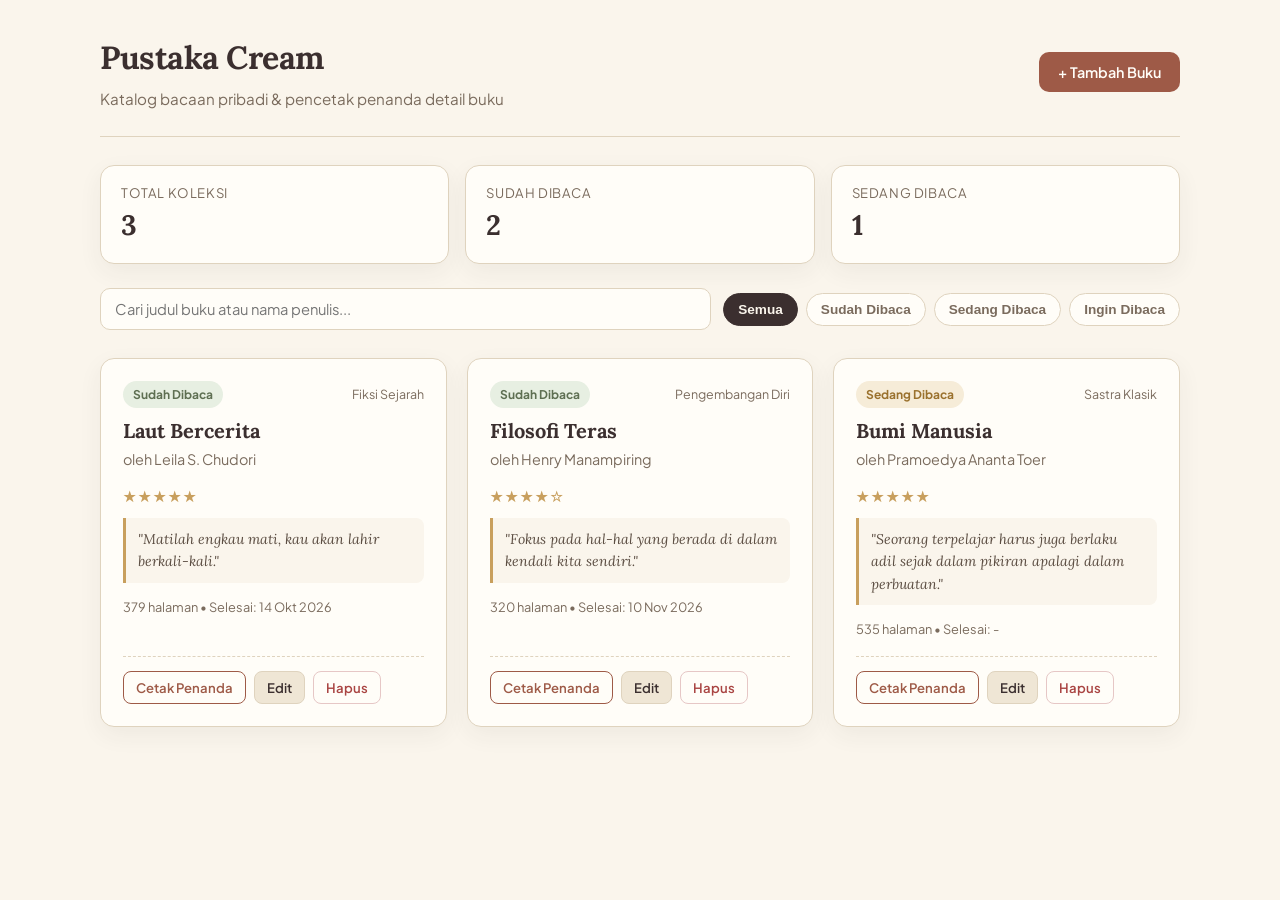
<file: public/assets/aistudio/ai_studio_code_21179ca5.html>
<!DOCTYPE html>
<html lang="id">
<head>
  <meta charset="UTF-8" />
  <meta name="viewport" content="width=device-width, initial-scale=1.0" />
  <title>Pustaka Cream — Katalog & Penanda Buku</title>
  <link rel="preconnect" href="https://fonts.googleapis.com">
  <link rel="preconnect" href="https://fonts.gstatic.com" crossorigin>
  <link href="https://fonts.googleapis.com/css2?family=Courier+Prime:ital,wght@0,400;0,700;1,400&family=Lora:ital,wght@0,500;0,700;1,400&family=Plus+Jakarta+Sans:wght@400;500;600;700&display=swap" rel="stylesheet">
  <style>
    :root {
      --bg-cream: #FAF5EC;
      --bg-cream-dark: #EFE6D5;
      --surface-ivory: #FFFDF8;
      --border-sand: #DFD3BE;
      --text-espresso: #3B2F2F;
      --text-muted: #7A6B5D;
      --accent-terracotta: #9E5A47;
      --accent-terracotta-hover: #834737;
      --accent-sage: #5E6F52;
      --accent-gold: #C89F5D;
      --shadow-soft: 0 8px 24px rgba(59, 47, 47, 0.06);
      --radius: 14px;
    }

    * {
      box-sizing: border-box;
      margin: 0;
      padding: 0;
    }

    body {
      font-family: 'Plus Jakarta Sans', sans-serif;
      background-color: var(--bg-cream);
      color: var(--text-espresso);
      line-height: 1.6;
      min-height: 100vh;
    }

    h1, h2, h3, .serif {
      font-family: 'Lora', serif;
    }

    .container {
      max-width: 1120px;
      margin: 0 auto;
      padding: 32px 20px 64px;
    }

    /* Header */
    header {
      display: flex;
      flex-wrap: wrap;
      justify-content: space-between;
      align-items: center;
      gap: 20px;
      padding-bottom: 24px;
      border-bottom: 1.5px solid var(--border-sand);
      margin-bottom: 28px;
    }

    .brand h1 {
      font-size: 2rem;
      color: var(--text-espresso);
      letter-spacing: -0.5px;
    }

    .brand p {
      color: var(--text-muted);
      font-size: 0.95rem;
      margin-top: 4px;
    }

    /* Buttons */
    .btn {
      display: inline-flex;
      align-items: center;
      gap: 8px;
      padding: 10px 18px;
      border-radius: 10px;
      border: 1px solid transparent;
      font-family: inherit;
      font-size: 0.9rem;
      font-weight: 600;
      cursor: pointer;
      transition: all 0.2s ease;
    }

    .btn-primary {
      background-color: var(--accent-terracotta);
      color: #FFFDF8;
    }

    .btn-primary:hover {
      background-color: var(--accent-terracotta-hover);
      transform: translateY(-1px);
    }

    .btn-secondary {
      background-color: var(--bg-cream-dark);
      color: var(--text-espresso);
      border-color: var(--border-sand);
    }

    .btn-secondary:hover {
      background-color: #E5D9C3;
    }

    .btn-outline {
      background-color: transparent;
      color: var(--accent-terracotta);
      border-color: var(--accent-terracotta);
    }

    .btn-outline:hover {
      background-color: rgba(158, 90, 71, 0.08);
    }

    .btn-danger {
      background-color: transparent;
      color: #A94442;
      border-color: #E6C7C6;
    }

    .btn-danger:hover {
      background-color: #F9ECEC;
    }

    .btn-sm {
      padding: 7px 12px;
      font-size: 0.82rem;
      border-radius: 8px;
    }

    /* Stats & Filter Bar */
    .stats-row {
      display: grid;
      grid-template-columns: repeat(auto-fit, minmax(180px, 1fr));
      gap: 16px;
      margin-bottom: 24px;
    }

    .stat-card {
      background: var(--surface-ivory);
      border: 1px solid var(--border-sand);
      border-radius: var(--radius);
      padding: 16px 20px;
      box-shadow: var(--shadow-soft);
    }

    .stat-card span {
      display: block;
      font-size: 0.82rem;
      color: var(--text-muted);
      text-transform: uppercase;
      letter-spacing: 0.6px;
    }

    .stat-card strong {
      font-family: 'Lora', serif;
      font-size: 1.75rem;
      color: var(--text-espresso);
    }

    .controls {
      display: flex;
      flex-wrap: wrap;
      gap: 12px;
      margin-bottom: 28px;
      align-items: center;
    }

    .search-box {
      flex: 1;
      min-width: 240px;
      position: relative;
    }

    .search-box input, select, input, textarea {
      width: 100%;
      padding: 11px 14px;
      border-radius: 10px;
      border: 1px solid var(--border-sand);
      background-color: var(--surface-ivory);
      color: var(--text-espresso);
      font-family: inherit;
      font-size: 0.92rem;
      outline: none;
      transition: border-color 0.2s;
    }

    .search-box input:focus, select:focus, input:focus, textarea:focus {
      border-color: var(--accent-terracotta);
    }

    .filter-tabs {
      display: flex;
      gap: 8px;
      flex-wrap: wrap;
    }

    .filter-tab {
      padding: 8px 14px;
      border-radius: 999px;
      border: 1px solid var(--border-sand);
      background: var(--surface-ivory);
      color: var(--text-muted);
      font-size: 0.85rem;
      font-weight: 600;
      cursor: pointer;
      transition: all 0.2s;
    }

    .filter-tab.active {
      background: var(--text-espresso);
      color: var(--bg-cream);
      border-color: var(--text-espresso);
    }

    /* Book Grid */
    .book-grid {
      display: grid;
      grid-template-columns: repeat(auto-fill, minmax(310px, 1fr));
      gap: 20px;
    }

    .book-card {
      background: var(--surface-ivory);
      border: 1px solid var(--border-sand);
      border-radius: var(--radius);
      padding: 22px;
      box-shadow: var(--shadow-soft);
      display: flex;
      flex-direction: column;
      justify-content: space-between;
      transition: transform 0.2s ease;
    }

    .book-card:hover {
      transform: translateY(-3px);
    }

    .book-meta-top {
      display: flex;
      justify-content: space-between;
      align-items: center;
      gap: 8px;
      margin-bottom: 10px;
    }

    .badge {
      display: inline-block;
      padding: 4px 10px;
      border-radius: 999px;
      font-size: 0.75rem;
      font-weight: 700;
    }

    .badge-done {
      background-color: #E7EFE2;
      color: var(--accent-sage);
    }

    .badge-reading {
      background-color: #F6ECD8;
      color: #9A712D;
    }

    .badge-wishlist {
      background-color: #EFE8DE;
      color: var(--text-muted);
    }

    .book-genre {
      font-size: 0.78rem;
      color: var(--text-muted);
    }

    .book-title {
      font-size: 1.25rem;
      line-height: 1.3;
      margin-bottom: 4px;
      color: var(--text-espresso);
    }

    .book-author {
      font-size: 0.9rem;
      color: var(--text-muted);
      margin-bottom: 12px;
    }

    .stars {
      color: var(--accent-gold);
      font-size: 0.95rem;
      letter-spacing: 2px;
      margin-bottom: 10px;
    }

    .book-quote {
      font-family: 'Lora', serif;
      font-style: italic;
      font-size: 0.88rem;
      color: #5C4E43;
      background-color: var(--bg-cream);
      border-left: 3px solid var(--accent-gold);
      padding: 10px 12px;
      border-radius: 0 8px 8px 0;
      margin-bottom: 14px;
    }

    .book-dates {
      font-size: 0.8rem;
      color: var(--text-muted);
      margin-bottom: 16px;
    }

    .book-actions {
      display: flex;
      gap: 8px;
      flex-wrap: wrap;
      padding-top: 14px;
      border-top: 1px dashed var(--border-sand);
    }

    .empty-state {
      text-align: center;
      padding: 60px 20px;
      background: var(--surface-ivory);
      border: 1.5px dashed var(--border-sand);
      border-radius: var(--radius);
      color: var(--text-muted);
    }

    /* Modals */
    .modal-backdrop {
      position: fixed;
      inset: 0;
      background: rgba(45, 34, 28, 0.55);
      backdrop-filter: blur(3px);
      display: none;
      align-items: center;
      justify-content: center;
      padding: 20px;
      z-index: 1000;
      overflow-y: auto;
    }

    .modal-backdrop.open {
      display: flex;
    }

    .modal {
      background: var(--surface-ivory);
      border: 1px solid var(--border-sand);
      border-radius: 18px;
      width: 100%;
      max-width: 560px;
      padding: 28px;
      box-shadow: 0 20px 50px rgba(0, 0, 0, 0.2);
      max-height: 92vh;
      overflow-y: auto;
    }

    .modal-lg {
      max-width: 720px;
    }

    .modal-header {
      display: flex;
      justify-content: space-between;
      align-items: center;
      margin-bottom: 20px;
    }

    .modal-close {
      background: none;
      border: none;
      font-size: 1.5rem;
      cursor: pointer;
      color: var(--text-muted);
    }

    .form-grid {
      display: grid;
      grid-template-columns: 1fr 1fr;
      gap: 14px;
    }

    .form-group {
      margin-bottom: 14px;
    }

    .form-group.full {
      grid-column: 1 / -1;
    }

    label {
      display: block;
      font-size: 0.84rem;
      font-weight: 600;
      margin-bottom: 6px;
      color: var(--text-espresso);
    }

    .modal-footer {
      display: flex;
      justify-content: flex-end;
      gap: 10px;
      margin-top: 18px;
    }

    /* Print Preview Area */
    .template-switcher {
      display: flex;
      gap: 10px;
      margin-bottom: 20px;
      justify-content: center;
    }

    .preview-stage {
      background-color: var(--bg-cream-dark);
      border: 1px dashed var(--border-sand);
      border-radius: 12px;
      padding: 28px 16px;
      display: flex;
      justify-content: center;
      overflow-x: auto;
    }

    /* ==========================================
       PRINTABLE DESIGNS (Bookmark & Library Card)
       ========================================== */
    .printable-bookmark {
      width: 240px;
      min-height: 540px;
      background-color: #FAF5EC;
      border: 1.5px dashed #8C7A6B;
      padding: 22px 18px;
      display: flex;
      flex-direction: column;
      justify-content: space-between;
      color: #3B2F2F;
      position: relative;
      box-shadow: 0 4px 14px rgba(0,0,0,0.08);
    }

    .bookmark-hole {
      width: 14px;
      height: 14px;
      border-radius: 50%;
      border: 1.5px solid #8C7A6B;
      background-color: #FFFDF8;
      margin: 0 auto 14px;
    }

    .bookmark-header {
      text-align: center;
      border-bottom: 1px solid #D7C9B3;
      padding-bottom: 12px;
      margin-bottom: 16px;
    }

    .bookmark-tag {
      font-family: 'Courier Prime', monospace;
      font-size: 0.7rem;
      letter-spacing: 2px;
      text-transform: uppercase;
      color: #7A6B5D;
    }

    .bookmark-title {
      font-family: 'Lora', serif;
      font-size: 1.25rem;
      line-height: 1.3;
      margin: 10px 0 6px;
      text-align: center;
    }

    .bookmark-author {
      font-size: 0.85rem;
      color: #7A6B5D;
      text-align: center;
      margin-bottom: 12px;
    }

    .bookmark-stars {
      text-align: center;
      color: #C89F5D;
      font-size: 1rem;
      letter-spacing: 3px;
      margin-bottom: 16px;
    }

    .bookmark-quote {
      font-family: 'Lora', serif;
      font-style: italic;
      font-size: 0.82rem;
      line-height: 1.5;
      text-align: center;
      padding: 12px 10px;
      border-top: 1px dashed #D7C9B3;
      border-bottom: 1px dashed #D7C9B3;
      margin-bottom: 16px;
    }

    .bookmark-meta {
      font-family: 'Courier Prime', monospace;
      font-size: 0.72rem;
      color: #5C4E43;
      line-height: 1.7;
    }

    .bookmark-footer {
      text-align: center;
      font-family: 'Courier Prime', monospace;
      font-size: 0.65rem;
      color: #8C7A6B;
      margin-top: 16px;
      padding-top: 10px;
      border-top: 1px solid #D7C9B3;
    }

    /* Library Card Design (Horizontal / A6 style) */
    .printable-card {
      width: 480px;
      background-color: #FAF5EC;
      border: 2px solid #3B2F2F;
      padding: 24px;
      color: #3B2F2F;
      box-shadow: 0 4px 14px rgba(0,0,0,0.08);
    }

    .libcard-top {
      display: flex;
      justify-content: space-between;
      align-items: flex-end;
      border-bottom: 2px solid #3B2F2F;
      padding-bottom: 10px;
      margin-bottom: 16px;
    }

    .libcard-top h3 {
      font-family: 'Courier Prime', monospace;
      font-size: 1rem;
      letter-spacing: 1.5px;
      text-transform: uppercase;
    }

    .libcard-top span {
      font-family: 'Courier Prime', monospace;
      font-size: 0.78rem;
      color: #7A6B5D;
    }

    .libcard-row {
      display: grid;
      grid-template-columns: 130px 1fr;
      border-bottom: 1px solid #D7C9B3;
      padding: 7px 0;
      font-size: 0.88rem;
    }

    .libcard-label {
      font-family: 'Courier Prime', monospace;
      font-weight: 700;
      color: #7A6B5D;
      font-size: 0.78rem;
      text-transform: uppercase;
    }

    .libcard-val {
      font-family: 'Lora', serif;
    }

    .libcard-notes {
      margin-top: 14px;
      padding: 12px;
      background-color: #FFFDF8;
      border: 1px dashed #B8A992;
      font-family: 'Lora', serif;
      font-style: italic;
      font-size: 0.86rem;
    }

    .libcard-sign {
      margin-top: 18px;
      display: flex;
      justify-content: space-between;
      align-items: center;
      font-family: 'Courier Prime', monospace;
      font-size: 0.75rem;
      color: #7A6B5D;
    }

    /* Print Media Handling */
    #print-only-area {
      display: none;
    }

    @media print {
      @page {
        margin: 12mm;
      }
      body {
        background: #FFFFFF !important;
      }
      #app-wrapper {
        display: none !important;
      }
      #print-only-area {
        display: flex !important;
        justify-content: center;
        align-items: flex-start;
        width: 100%;
      }
      .printable-bookmark, .printable-card {
        box-shadow: none !important;
        -webkit-print-color-adjust: exact;
        print-color-adjust: exact;
      }
    }

    @media (max-width: 600px) {
      .form-grid {
        grid-template-columns: 1fr;
      }
      .printable-card {
        width: 100%;
      }
    }
  </style>
</head>
<body>

  <div id="app-wrapper">
    <div class="container">
      <header>
        <div class="brand">
          <h1>Pustaka Cream</h1>
          <p>Katalog bacaan pribadi &amp; pencetak penanda detail buku</p>
        </div>
        <button class="btn btn-primary" onclick="openBookModal()">
          + Tambah Buku
        </button>
      </header>

      <!-- Ringkasan -->
      <section class="stats-row">
        <div class="stat-card">
          <span>Total Koleksi</span>
          <strong id="stat-total">0</strong>
        </div>
        <div class="stat-card">
          <span>Sudah Dibaca</span>
          <strong id="stat-done">0</strong>
        </div>
        <div class="stat-card">
          <span>Sedang Dibaca</span>
          <strong id="stat-reading">0</strong>
        </div>
      </section>

      <!-- Pencarian & Filter -->
      <section class="controls">
        <div class="search-box">
          <input type="text" id="search-input" placeholder="Cari judul buku atau nama penulis..." oninput="renderBooks()">
        </div>
        <div class="filter-tabs">
          <button class="filter-tab active" onclick="setFilter('Semua', this)">Semua</button>
          <button class="filter-tab" onclick="setFilter('Sudah Dibaca', this)">Sudah Dibaca</button>
          <button class="filter-tab" onclick="setFilter('Sedang Dibaca', this)">Sedang Dibaca</button>
          <button class="filter-tab" onclick="setFilter('Ingin Dibaca', this)">Ingin Dibaca</button>
        </div>
      </section>

      <!-- Daftar Buku -->
      <section id="book-list" class="book-grid"></section>
    </div>

    <!-- Modal Tambah/Edit Buku -->
    <div id="book-modal" class="modal-backdrop">
      <div class="modal">
        <div class="modal-header">
          <h2 id="modal-title">Tambah Buku Baru</h2>
          <button class="modal-close" onclick="closeBookModal()">&times;</button>
        </div>
        <form id="book-form" onsubmit="saveBook(event)">
          <input type="hidden" id="book-id">
          <div class="form-grid">
            <div class="form-group full">
              <label for="title">Judul Buku *</label>
              <input type="text" id="title" required placeholder="Contoh: Laut Bercerita">
            </div>
            <div class="form-group">
              <label for="author">Penulis *</label>
              <input type="text" id="author" required placeholder="Contoh: Leila S. Chudori">
            </div>
            <div class="form-group">
              <label for="genre">Genre / Kategori</label>
              <input type="text" id="genre" placeholder="Contoh: Fiksi Sejarah">
            </div>
            <div class="form-group">
              <label for="status">Status Baca</label>
              <select id="status">
                <option value="Sudah Dibaca">Sudah Dibaca</option>
                <option value="Sedang Dibaca">Sedang Dibaca</option>
                <option value="Ingin Dibaca">Ingin Dibaca</option>
              </select>
            </div>
            <div class="form-group">
              <label for="pages">Jumlah Halaman</label>
              <input type="number" id="pages" min="1" placeholder="Contoh: 379">
            </div>
            <div class="form-group">
              <label for="startDate">Tanggal Mulai</label>
              <input type="date" id="startDate">
            </div>
            <div class="form-group">
              <label for="finishDate">Tanggal Selesai</label>
              <input type="date" id="finishDate">
            </div>
            <div class="form-group full">
              <label for="rating">Penilaian (Rating)</label>
              <select id="rating">
                <option value="5">★★★★★ (5/5 - Luar Biasa)</option>
                <option value="4">★★★★☆ (4/5 - Sangat Bagus)</option>
                <option value="3">★★★☆☆ (3/5 - Bagus)</option>
                <option value="2">★★☆☆☆ (2/5 - Cukup)</option>
                <option value="1">★☆☆☆☆ (1/5 - Kurang)</option>
              </select>
            </div>
            <div class="form-group full">
              <label for="quote">Kutipan Favorit / Kesan Singkat</label>
              <textarea id="quote" rows="3" placeholder="Tuliskan kutipan berkesan atau ulasan singkat yang ingin dicetak di penanda..."></textarea>
            </div>
          </div>
          <div class="modal-footer">
            <button type="button" class="btn btn-secondary" onclick="closeBookModal()">Batal</button>
            <button type="submit" class="btn btn-primary">Simpan Buku</button>
          </div>
        </form>
      </div>
    </div>

    <!-- Modal Preview & Cetak Penanda -->
    <div id="print-modal" class="modal-backdrop">
      <div class="modal modal-lg">
        <div class="modal-header">
          <h2>Cetak Penanda Detail Buku</h2>
          <button class="modal-close" onclick="closePrintModal()">&times;</button>
        </div>

        <div class="template-switcher">
          <button class="btn btn-sm btn-primary" id="btn-tpl-bookmark" onclick="switchTemplate('bookmark')">
            Model Pembatas Buku (Bookmark)
          </button>
          <button class="btn btn-sm btn-secondary" id="btn-tpl-card" onclick="switchTemplate('card')">
            Model Kartu Perpustakaan
          </button>
        </div>

        <div class="preview-stage" id="preview-stage"></div>

        <p style="font-size: 0.8rem; color: var(--text-muted); text-align: center; margin-top: 12px;">
          Tips: Saat dialog cetak muncul, centang opsi <strong>"Background graphics / Grafis latar belakang"</strong> agar warna cream ikut tercetak indah di kertas.
        </p>

        <div class="modal-footer">
          <button type="button" class="btn btn-secondary" onclick="closePrintModal()">Tutup</button>
          <button type="button" class="btn btn-primary" onclick="executePrint()">Cetak Sekarang / Simpan PDF</button>
        </div>
      </div>
    </div>
  </div>

  <!-- Area Khusus Print -->
  <div id="print-only-area"></div>

  <script>
    const STORAGE_KEY = 'pustaka_cream_books_v1';

    // Data contoh awal agar aplikasi langsung terasa hidup
    const defaultBooks = [
      {
        id: 'bk-1',
        title: 'Laut Bercerita',
        author: 'Leila S. Chudori',
        genre: 'Fiksi Sejarah',
        status: 'Sudah Dibaca',
        pages: 379,
        startDate: '2026-10-02',
        finishDate: '2026-10-14',
        rating: 5,
        quote: 'Matilah engkau mati, kau akan lahir berkali-kali.'
      },
      {
        id: 'bk-2',
        title: 'Filosofi Teras',
        author: 'Henry Manampiring',
        genre: 'Pengembangan Diri',
        status: 'Sudah Dibaca',
        pages: 320,
        startDate: '2026-11-01',
        finishDate: '2026-11-10',
        rating: 4,
        quote: 'Fokus pada hal-hal yang berada di dalam kendali kita sendiri.'
      },
      {
        id: 'bk-3',
        title: 'Bumi Manusia',
        author: 'Pramoedya Ananta Toer',
        genre: 'Sastra Klasik',
        status: 'Sedang Dibaca',
        pages: 535,
        startDate: '2026-11-18',
        finishDate: '',
        rating: 5,
        quote: 'Seorang terpelajar harus juga berlaku adil sejak dalam pikiran apalagi dalam perbuatan.'
      }
    ];

    let books = JSON.parse(localStorage.getItem(STORAGE_KEY)) || defaultBooks;
    let currentFilter = 'Semua';
    let currentPrintBookId = null;
    let currentTemplate = 'bookmark';

    function saveToStorage() {
      localStorage.setItem(STORAGE_KEY, JSON.stringify(books));
    }

    function escapeHtml(text) {
      if (!text) return '';
      return String(text)
        .replace(/&/g, '&amp;')
        .replace(/</g, '&lt;')
        .replace(/>/g, '&gt;')
        .replace(/"/g, '&quot;')
        .replace(/'/g, '&#039;');
    }

    function renderStars(count) {
      const n = Number(count) || 0;
      return '★'.repeat(n) + '☆'.repeat(5 - n);
    }

    function formatDate(dateStr) {
      if (!dateStr) return '-';
      const d = new Date(dateStr + 'T00:00:00');
      return d.toLocaleDateString('id-ID', { day: 'numeric', month: 'short', year: 'numeric' });
    }

    function setFilter(status, btn) {
      currentFilter = status;
      document.querySelectorAll('.filter-tab').forEach(el => el.classList.remove('active'));
      btn.classList.add('active');
      renderBooks();
    }

    function updateStats() {
      document.getElementById('stat-total').textContent = books.length;
      document.getElementById('stat-done').textContent = books.filter(b => b.status === 'Sudah Dibaca').length;
      document.getElementById('stat-reading').textContent = books.filter(b => b.status === 'Sedang Dibaca').length;
    }

    function renderBooks() {
      updateStats();
      const query = document.getElementById('search-input').value.toLowerCase().trim();
      const container = document.getElementById('book-list');

      const filtered = books.filter(book => {
        const matchStatus = currentFilter === 'Semua' || book.status === currentFilter;
        const matchQuery = book.title.toLowerCase().includes(query) || book.author.toLowerCase().includes(query);
        return matchStatus && matchQuery;
      });

      if (filtered.length === 0) {
        container.innerHTML = `
          <div class="empty-state" style="grid-column: 1 / -1;">
            <h3>Belum ada buku ditemukan</h3>
            <p style="margin-top: 6px;">Klik "+ Tambah Buku" untuk mulai mengisi katalog bacaanmu.</p>
          </div>
        `;
        return;
      }

      container.innerHTML = filtered.map(book => {
        let badgeClass = 'badge-wishlist';
        if (book.status === 'Sudah Dibaca') badgeClass = 'badge-done';
        if (book.status === 'Sedang Dibaca') badgeClass = 'badge-reading';

        return `
          <article class="book-card">
            <div>
              <div class="book-meta-top">
                <span class="badge ${badgeClass}">${escapeHtml(book.status)}</span>
                <span class="book-genre">${escapeHtml(book.genre || 'Umum')}</span>
              </div>
              <h3 class="book-title">${escapeHtml(book.title)}</h3>
              <p class="book-author">oleh ${escapeHtml(book.author)}</p>
              <div class="stars">${renderStars(book.rating)}</div>
              ${book.quote ? `<div class="book-quote">"${escapeHtml(book.quote)}"</div>` : ''}
              <div class="book-dates">
                ${book.pages ? `${escapeHtml(book.pages)} halaman &bull; ` : ''}
                Selesai: ${formatDate(book.finishDate)}
              </div>
            </div>
            <div class="book-actions">
              <button class="btn btn-sm btn-outline" onclick="openPrintModal('${book.id}')">
                Cetak Penanda
              </button>
              <button class="btn btn-sm btn-secondary" onclick="editBook('${book.id}')">
                Edit
              </button>
              <button class="btn btn-sm btn-danger" onclick="deleteBook('${book.id}')">
                Hapus
              </button>
            </div>
          </article>
        `;
      }).join('');
    }

    // Modal Tambah/Edit
    function openBookModal() {
      document.getElementById('book-form').reset();
      document.getElementById('book-id').value = '';
      document.getElementById('modal-title').textContent = 'Tambah Buku Baru';
      document.getElementById('book-modal').classList.add('open');
    }

    function closeBookModal() {
      document.getElementById('book-modal').classList.remove('open');
    }

    function editBook(id) {
      const book = books.find(b => b.id === id);
      if (!book) return;
      document.getElementById('book-id').value = book.id;
      document.getElementById('title').value = book.title;
      document.getElementById('author').value = book.author;
      document.getElementById('genre').value = book.genre || '';
      document.getElementById('status').value = book.status;
      document.getElementById('pages').value = book.pages || '';
      document.getElementById('startDate').value = book.startDate || '';
      document.getElementById('finishDate').value = book.finishDate || '';
      document.getElementById('rating').value = book.rating || 5;
      document.getElementById('quote').value = book.quote || '';
      document.getElementById('modal-title').textContent = 'Edit Informasi Buku';
      document.getElementById('book-modal').classList.add('open');
    }

    function saveBook(e) {
      e.preventDefault();
      const id = document.getElementById('book-id').value;
      const bookData = {
        id: id || 'bk-' + Date.now(),
        title: document.getElementById('title').value.trim(),
        author: document.getElementById('author').value.trim(),
        genre: document.getElementById('genre').value.trim(),
        status: document.getElementById('status').value,
        pages: document.getElementById('pages').value,
        startDate: document.getElementById('startDate').value,
        finishDate: document.getElementById('finishDate').value,
        rating: Number(document.getElementById('rating').value),
        quote: document.getElementById('quote').value.trim()
      };

      if (id) {
        const index = books.findIndex(b => b.id === id);
        if (index !== -1) books[index] = bookData;
      } else {
        books.unshift(bookData);
      }

      saveToStorage();
      closeBookModal();
      renderBooks();
    }

    function deleteBook(id) {
      if (!confirm('Yakin ingin menghapus buku ini dari katalog?')) return;
      books = books.filter(b => b.id !== id);
      saveToStorage();
      renderBooks();
    }

    // Fitur Cetak Penanda / Kartu Detail Buku
    function generatePrintableHtml(book, template) {
      if (template === 'bookmark') {
        return `
          <div class="printable-bookmark">
            <div>
              <div class="bookmark-hole"></div>
              <div class="bookmark-header">
                <div class="bookmark-tag">Catatan Bacaan</div>
              </div>
              <h2 class="bookmark-title">${escapeHtml(book.title)}</h2>
              <p class="bookmark-author">oleh ${escapeHtml(book.author)}</p>
              <div class="bookmark-stars">${renderStars(book.rating)}</div>
              ${book.quote ? `<div class="bookmark-quote">"${escapeHtml(book.quote)}"</div>` : ''}
            </div>
            <div>
              <div class="bookmark-meta">
                <div><strong>Status :</strong> ${escapeHtml(book.status)}</div>
                <div><strong>Genre  :</strong> ${escapeHtml(book.genre || '-')}</div>
                <div><strong>Hal    :</strong> ${book.pages ? escapeHtml(book.pages) + ' hlm' : '-'}</div>
                <div><strong>Mulai  :</strong> ${formatDate(book.startDate)}</div>
                <div><strong>Selesai:</strong> ${formatDate(book.finishDate)}</div>
              </div>
              <div class="bookmark-footer">
                PUSTAKA CREAM &bull; ARSIP PRIBADI
              </div>
            </div>
          </div>
        `;
      } else {
        return `
          <div class="printable-card">
            <div class="libcard-top">
              <h3>Kartu Arsip Buku</h3>
              <span>NO: ${escapeHtml(book.id.toUpperCase())}</span>
            </div>
            <div class="libcard-row">
              <div class="libcard-label">Judul Buku</div>
              <div class="libcard-val"><strong>${escapeHtml(book.title)}</strong></div>
            </div>
            <div class="libcard-row">
              <div class="libcard-label">Penulis</div>
              <div class="libcard-val">${escapeHtml(book.author)}</div>
            </div>
            <div class="libcard-row">
              <div class="libcard-label">Genre / Hal</div>
              <div class="libcard-val">${escapeHtml(book.genre || '-')} &bull; ${book.pages ? escapeHtml(book.pages) + ' halaman' : '-'}</div>
            </div>
            <div class="libcard-row">
              <div class="libcard-label">Periode Baca</div>
              <div class="libcard-val">${formatDate(book.startDate)} s.d. ${formatDate(book.finishDate)}</div>
            </div>
            <div class="libcard-row">
              <div class="libcard-label">Status &amp; Nilai</div>
              <div class="libcard-val">${escapeHtml(book.status)} &nbsp; <span style="color:#C89F5D;">${renderStars(book.rating)}</span></div>
            </div>
            ${book.quote ? `<div class="libcard-notes">"${escapeHtml(book.quote)}"</div>` : ''}
            <div class="libcard-sign">
              <span>Dicetak dari Pustaka Cream</span>
              <span>Paraf Pembaca: ____________</span>
            </div>
          </div>
        `;
      }
    }

    function openPrintModal(id) {
      currentPrintBookId = id;
      renderPrintPreview();
      document.getElementById('print-modal').classList.add('open');
    }

    function closePrintModal() {
      document.getElementById('print-modal').classList.remove('open');
    }

    function switchTemplate(tpl) {
      currentTemplate = tpl;
      document.getElementById('btn-tpl-bookmark').className = tpl === 'bookmark' ? 'btn btn-sm btn-primary' : 'btn btn-sm btn-secondary';
      document.getElementById('btn-tpl-card').className = tpl === 'card' ? 'btn btn-sm btn-primary' : 'btn btn-sm btn-secondary';
      renderPrintPreview();
    }

    function renderPrintPreview() {
      const book = books.find(b => b.id === currentPrintBookId);
      if (!book) return;
      document.getElementById('preview-stage').innerHTML = generatePrintableHtml(book, currentTemplate);
    }

    function executePrint() {
      const book = books.find(b => b.id === currentPrintBookId);
      if (!book) return;
      document.getElementById('print-only-area').innerHTML = generatePrintableHtml(book, currentTemplate);
      window.print();
    }

    // Inisialisasi awal
    renderBooks();
  </script>
</body>
</html>
</file>
